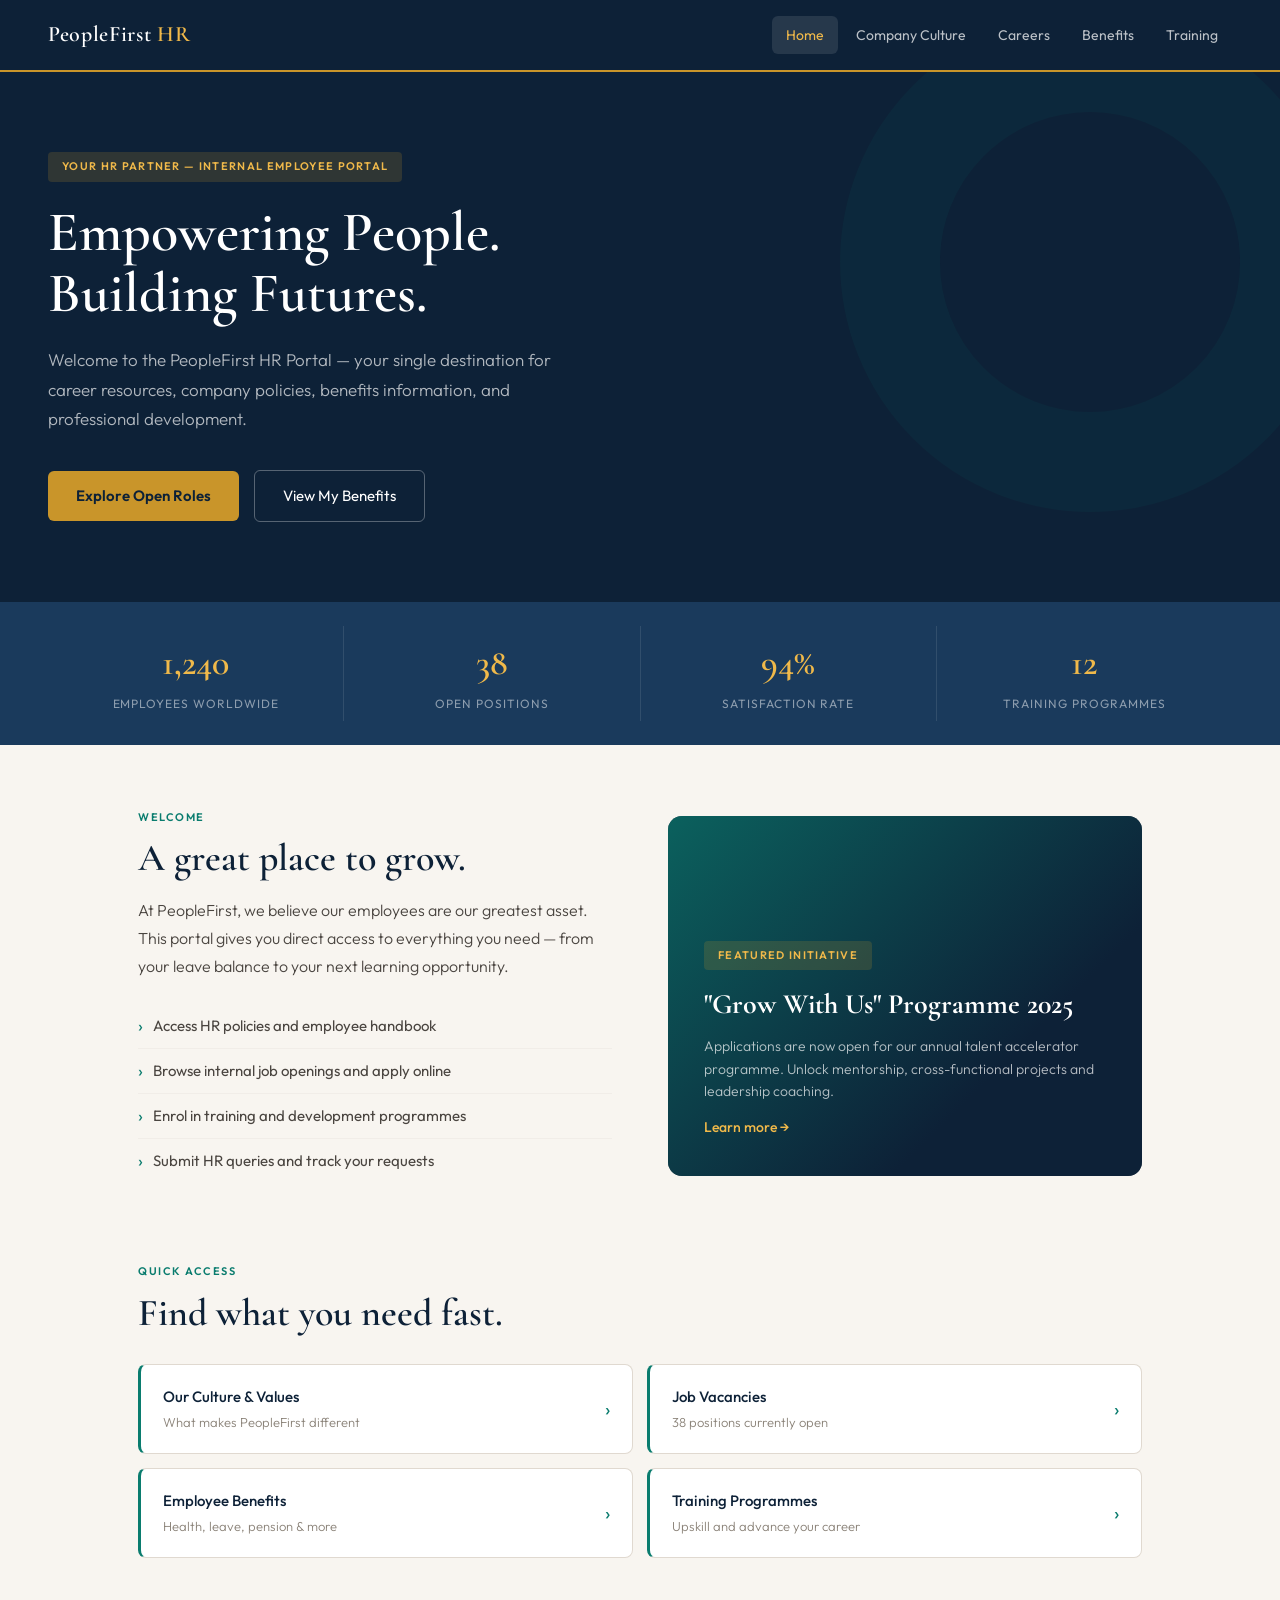
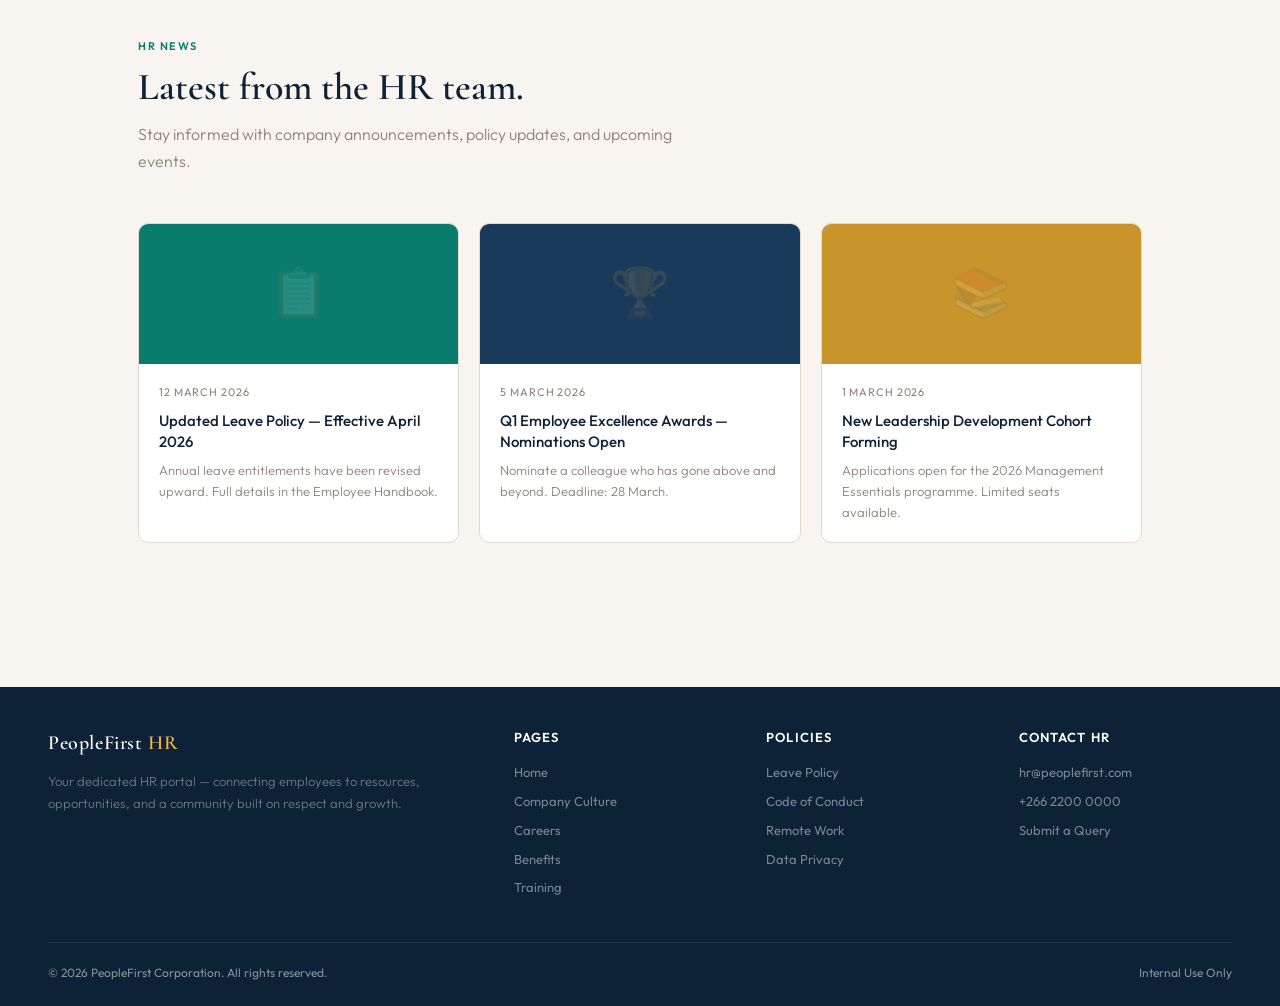
<file: index.html>
<!DOCTYPE html>
<html lang="en">
<head>
  <meta charset="UTF-8">
  <meta name="viewport" content="width=device-width, initial-scale=1.0">
  <title>PeopleFirst HR Portal — Home</title>
  <link rel="stylesheet" href="style.css">
  <style>
    .stats-strip {
      background: var(--navy-mid);
      display: flex;
      padding: 24px 48px;
    }
    .stat { flex: 1; text-align: center; border-right: 0.5px solid rgba(255,255,255,0.1); padding: 8px; }
    .stat:last-child { border-right: none; }
    .stat-num { font-family: 'Cormorant Garamond', serif; font-size: 36px; font-weight: 600; color: var(--gold-light); }
    .stat-label { font-size: 12px; color: rgba(255,255,255,0.5); text-transform: uppercase; letter-spacing: 0.08em; margin-top: 2px; }

    .welcome-grid { display: grid; grid-template-columns: 1fr 1fr; gap: 56px; align-items: center; margin-bottom: 80px; }
    .welcome-visual {
      background: var(--navy);
      border-radius: 14px;
      overflow: hidden;
      position: relative;
      min-height: 360px;
      display: flex; flex-direction: column; justify-content: flex-end;
      padding: 36px;
    }
    .welcome-visual::before {
      content: '';
      position: absolute; inset: 0;
      background: linear-gradient(135deg, var(--teal) 0%, var(--navy) 70%);
      opacity: 0.7;
    }
    .welcome-visual-content { position: relative; z-index: 1; color: white; }
    .welcome-visual-content h3 { font-family: 'Cormorant Garamond', serif; font-size: 28px; margin-bottom: 8px; }
    .welcome-visual-content p { font-size: 14px; color: rgba(255,255,255,0.7); font-weight: 300; }

    .quick-links { display: grid; grid-template-columns: repeat(2, 1fr); gap: 14px; margin-bottom: 80px; }
    .quick-link {
      background: var(--white);
      border: 0.5px solid var(--gray-200);
      border-left: 3px solid var(--teal);
      border-radius: 8px;
      padding: 20px 22px;
      text-decoration: none;
      display: flex; align-items: center; justify-content: space-between;
      transition: all 0.2s;
    }
    .quick-link:hover { background: #f0faf8; border-left-color: var(--teal-light); }
    .quick-link-text h4 { font-size: 15px; font-weight: 500; color: var(--navy); margin-bottom: 3px; }
    .quick-link-text p { font-size: 13px; color: var(--gray-500); font-weight: 300; }
    .quick-link-arrow { color: var(--teal); font-size: 20px; }

    .news-grid { display: grid; grid-template-columns: repeat(3, 1fr); gap: 20px; }
    .news-card { background: var(--white); border-radius: var(--radius); border: 0.5px solid var(--gray-200); overflow: hidden; }
    .news-card-img { height: 140px; background: var(--navy); display: flex; align-items: center; justify-content: center; position: relative; }
    .news-card-img span { font-family: 'Cormorant Garamond', serif; font-size: 48px; color: rgba(255,255,255,0.12); }
    .news-card-body { padding: 20px; }
    .news-date { font-size: 11px; color: var(--gray-500); text-transform: uppercase; letter-spacing: 0.08em; margin-bottom: 8px; }
    .news-card-body h4 { font-size: 15px; font-weight: 500; color: var(--navy); margin-bottom: 8px; line-height: 1.4; }
    .news-card-body p { font-size: 13px; color: var(--gray-500); font-weight: 300; line-height: 1.6; }

    @media(max-width:768px){
      .stats-strip { padding: 20px; flex-wrap: wrap; }
      .welcome-grid { grid-template-columns: 1fr; }
      .quick-links { grid-template-columns: 1fr; }
      .news-grid { grid-template-columns: 1fr; }
    }
  </style>
</head>
<body>

<header>
  <a href="index.html" class="logo">PeopleFirst <span>HR</span></a>
  <nav>
    <a href="index.html" class="active">Home</a>
    <a href="culture.html">Company Culture</a>
    <a href="recruitment.html">Careers</a>
    <a href="benefits.html">Benefits</a>
    <a href="training.html">Training</a>
  </nav>
</header>

<div class="hero">
  <div class="hero-tag">Your HR Partner — Internal Employee Portal</div>
  <h1>Empowering People.<br>Building Futures.</h1>
  <p>Welcome to the PeopleFirst HR Portal — your single destination for career resources, company policies, benefits information, and professional development.</p>
  <a href="recruitment.html" class="btn-gold">Explore Open Roles</a>
  <a href="benefits.html" class="btn-outline">View My Benefits</a>
</div>

<div class="stats-strip">
  <div class="stat"><div class="stat-num">1,240</div><div class="stat-label">Employees Worldwide</div></div>
  <div class="stat"><div class="stat-num">38</div><div class="stat-label">Open Positions</div></div>
  <div class="stat"><div class="stat-num">94%</div><div class="stat-label">Satisfaction Rate</div></div>
  <div class="stat"><div class="stat-num">12</div><div class="stat-label">Training Programmes</div></div>
</div>

<main>

  <!-- Welcome Section -->
  <div class="welcome-grid">
    <div>
      <div class="section-label">Welcome</div>
      <div class="section-title">A great place to grow.</div>
      <p style="font-size:16px; color:var(--gray-700); font-weight:300; line-height:1.75; margin-bottom:24px;">At PeopleFirst, we believe our employees are our greatest asset. This portal gives you direct access to everything you need — from your leave balance to your next learning opportunity.</p>
      <ul class="styled">
        <li>Access HR policies and employee handbook</li>
        <li>Browse internal job openings and apply online</li>
        <li>Enrol in training and development programmes</li>
        <li>Submit HR queries and track your requests</li>
      </ul>
    </div>
    <div class="welcome-visual">
      <div class="welcome-visual-content">
        <div class="hero-tag" style="margin-bottom:12px;">Featured Initiative</div>
        <h3>"Grow With Us" Programme 2025</h3>
        <p>Applications are now open for our annual talent accelerator programme. Unlock mentorship, cross-functional projects and leadership coaching.</p>
        <a href="training.html" style="color:var(--gold-light); font-size:14px; font-weight:500; text-decoration:none; display:inline-block; margin-top:14px;">Learn more →</a>
      </div>
    </div>
  </div>

  <!-- Quick Access Links -->
  <div class="section-label">Quick Access</div>
  <div class="section-title" style="margin-bottom:28px;">Find what you need fast.</div>
  <div class="quick-links">
    <a href="culture.html" class="quick-link">
      <div class="quick-link-text"><h4>Our Culture & Values</h4><p>What makes PeopleFirst different</p></div>
      <span class="quick-link-arrow">›</span>
    </a>
    <a href="recruitment.html" class="quick-link">
      <div class="quick-link-text"><h4>Job Vacancies</h4><p>38 positions currently open</p></div>
      <span class="quick-link-arrow">›</span>
    </a>
    <a href="benefits.html" class="quick-link">
      <div class="quick-link-text"><h4>Employee Benefits</h4><p>Health, leave, pension & more</p></div>
      <span class="quick-link-arrow">›</span>
    </a>
    <a href="training.html" class="quick-link">
      <div class="quick-link-text"><h4>Training Programmes</h4><p>Upskill and advance your career</p></div>
      <span class="quick-link-arrow">›</span>
    </a>
  </div>

  <!-- Latest News -->
  <div class="section-label">HR News</div>
  <div class="section-title" style="margin-bottom:10px;">Latest from the HR team.</div>
  <p class="section-sub">Stay informed with company announcements, policy updates, and upcoming events.</p>
  <div class="news-grid">
    <div class="news-card">
      <div class="news-card-img" style="background:var(--teal);"><span>📋</span></div>
      <div class="news-card-body">
        <div class="news-date">12 March 2026</div>
        <h4>Updated Leave Policy — Effective April 2026</h4>
        <p>Annual leave entitlements have been revised upward. Full details in the Employee Handbook.</p>
      </div>
    </div>
    <div class="news-card">
      <div class="news-card-img" style="background:var(--navy-mid);"><span>🏆</span></div>
      <div class="news-card-body">
        <div class="news-date">5 March 2026</div>
        <h4>Q1 Employee Excellence Awards — Nominations Open</h4>
        <p>Nominate a colleague who has gone above and beyond. Deadline: 28 March.</p>
      </div>
    </div>
    <div class="news-card">
      <div class="news-card-img" style="background:var(--gold);"><span>📚</span></div>
      <div class="news-card-body">
        <div class="news-date">1 March 2026</div>
        <h4>New Leadership Development Cohort Forming</h4>
        <p>Applications open for the 2026 Management Essentials programme. Limited seats available.</p>
      </div>
    </div>
  </div>

</main>

<footer>
  <div class="footer-grid">
    <div class="footer-brand">
      <a href="index.html" class="logo">PeopleFirst <span>HR</span></a>
      <p>Your dedicated HR portal — connecting employees to resources, opportunities, and a community built on respect and growth.</p>
    </div>
    <div class="footer-col">
      <h4>Pages</h4>
      <a href="index.html">Home</a>
      <a href="culture.html">Company Culture</a>
      <a href="recruitment.html">Careers</a>
      <a href="benefits.html">Benefits</a>
      <a href="training.html">Training</a>
    </div>
    <div class="footer-col">
      <h4>Policies</h4>
      <a href="#leave-policy">Leave Policy</a>
      <a href="#code-of-conduct">Code of Conduct</a>
      <a href="#remote-work">Remote Work</a>
      <a href="#data-privacy">Data Privacy</a>
    </div>
    <div class="footer-col">
      <h4>Contact HR</h4>
      <a href="mailto:hr@peoplefirst.com">hr@peoplefirst.com</a>
      <a href="tel:+26622000000">+266 2200 0000</a>
      <a href="#">Submit a Query</a>
    </div>
  </div>
  <div class="footer-bottom">
    <span>© 2026 PeopleFirst Corporation. All rights reserved.</span>
    <span>Internal Use Only</span>
  </div>
</footer>

</body>
</html>
</file>
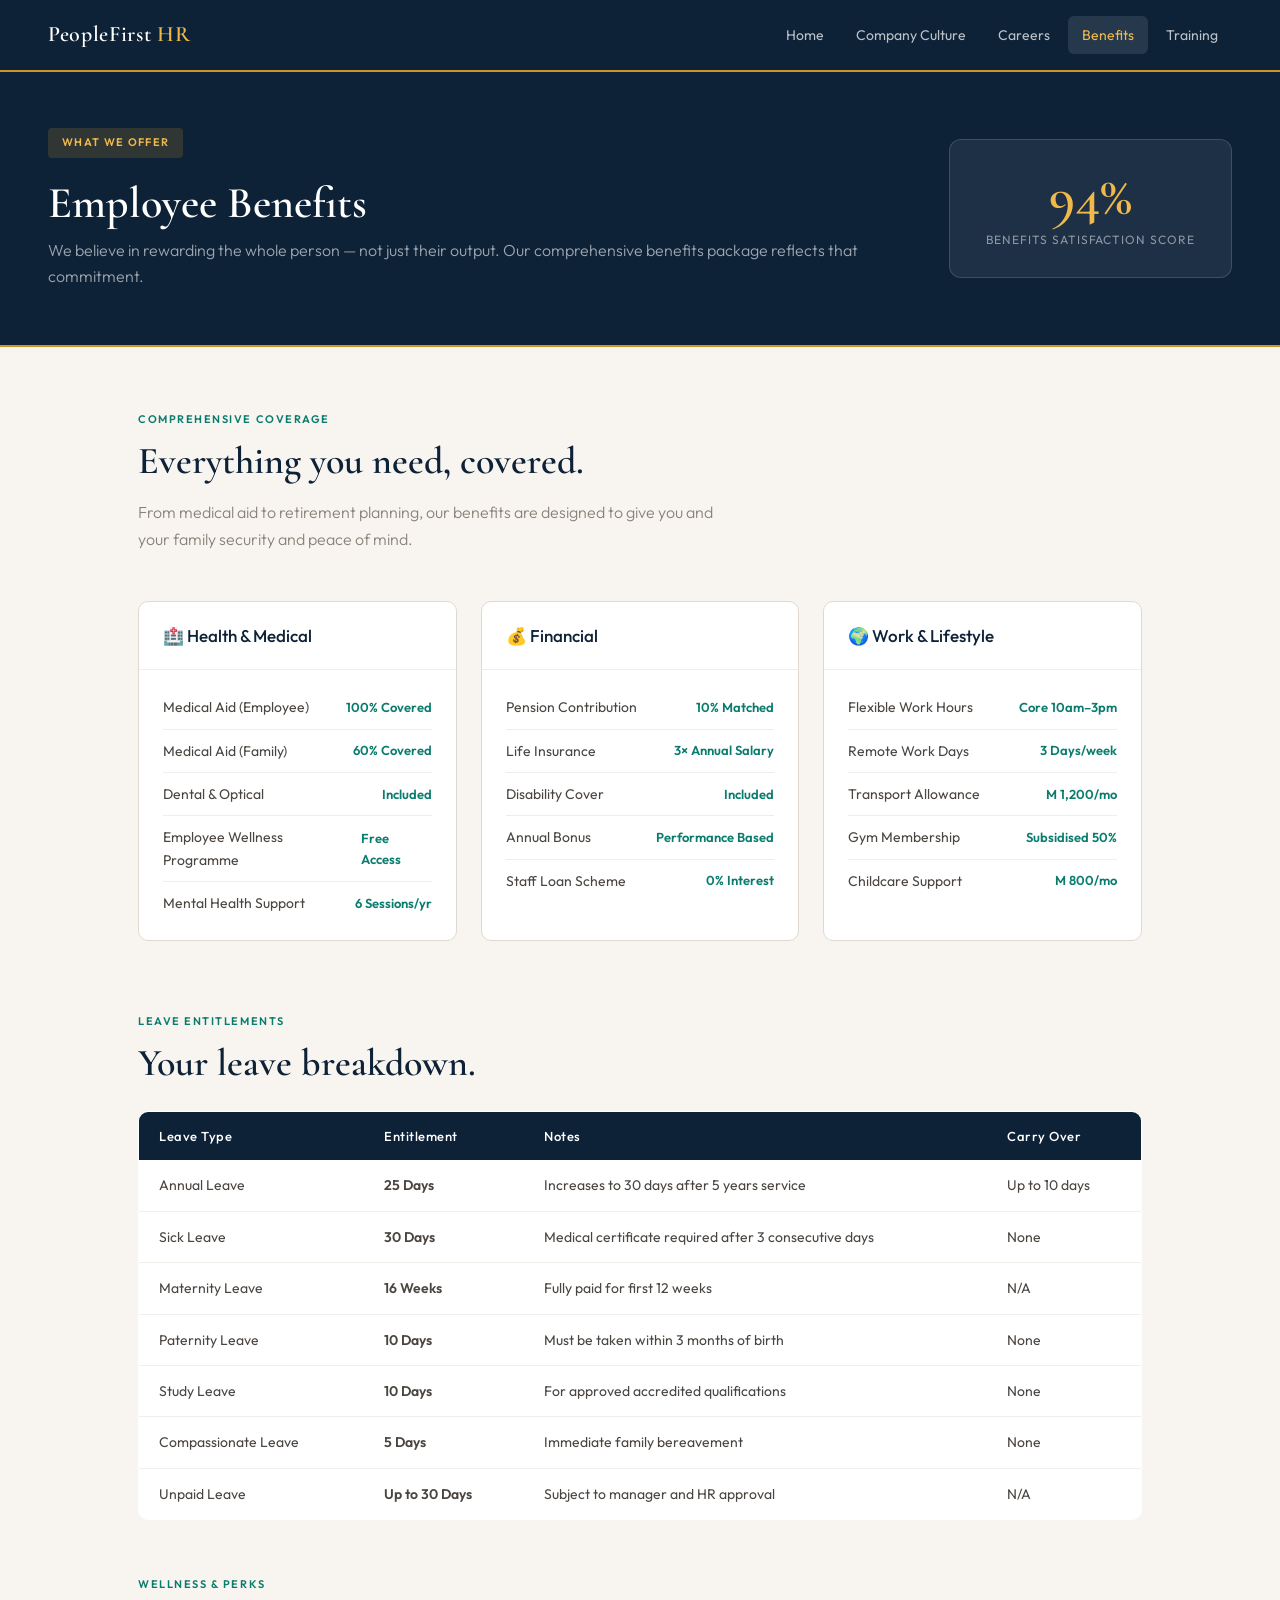
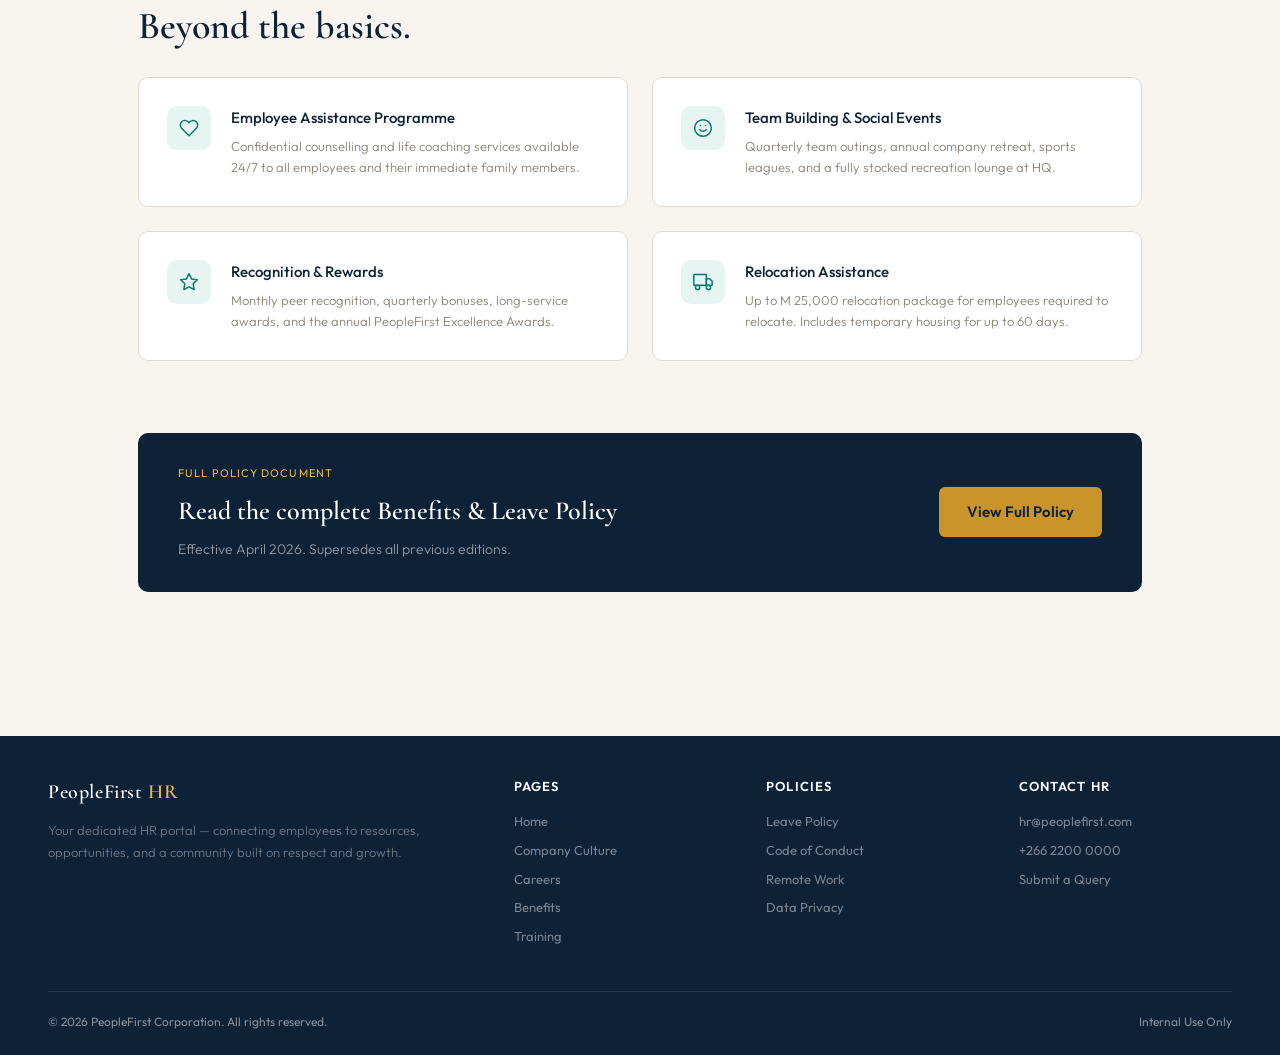
<file: benefits.html>
<!DOCTYPE html>
<html lang="en">
<head>
  <meta charset="UTF-8">
  <meta name="viewport" content="width=device-width, initial-scale=1.0">
  <title>PeopleFirst HR Portal — Employee Benefits</title>
  <link rel="stylesheet" href="style.css">
  <style>
    .benefits-hero {
      background: var(--navy);
      padding: 56px 48px;
      border-bottom: 2px solid var(--gold);
      display: grid;
      grid-template-columns: 1fr auto;
      align-items: center;
      gap: 40px;
    }
    .benefits-hero h1 { font-family: 'Cormorant Garamond', serif; font-size: 44px; font-weight: 600; color: white; line-height: 1.15; margin-bottom: 10px; }
    .benefits-hero p { color: rgba(255,255,255,0.6); font-weight: 300; }
    .benefits-score { background: rgba(255,255,255,0.07); border: 0.5px solid rgba(255,255,255,0.15); border-radius: 12px; padding: 28px 36px; text-align: center; }
    .benefits-score-num { font-family: 'Cormorant Garamond', serif; font-size: 56px; font-weight: 600; color: var(--gold-light); line-height: 1; }
    .benefits-score-label { font-size: 12px; color: rgba(255,255,255,0.5); text-transform: uppercase; letter-spacing: 0.08em; margin-top: 6px; }

    .benefits-categories { display: grid; grid-template-columns: repeat(3, 1fr); gap: 24px; margin-bottom: 72px; }
    .benefit-cat { background: var(--white); border-radius: var(--radius); border: 0.5px solid var(--gray-200); overflow: hidden; }
    .benefit-cat-header { padding: 20px 24px; border-bottom: 0.5px solid var(--gray-100); }
    .benefit-cat-header h3 { font-size: 17px; font-weight: 500; color: var(--navy); display: flex; align-items: center; gap: 10px; }
    .benefit-cat-body { padding: 16px 24px; }
    .benefit-item { display: flex; justify-content: space-between; align-items: center; padding: 10px 0; border-bottom: 0.5px solid var(--gray-100); font-size: 14px; }
    .benefit-item:last-child { border-bottom: none; }
    .benefit-item-name { color: var(--gray-700); font-weight: 400; }
    .benefit-item-value { color: var(--teal); font-weight: 600; font-size: 13px; }

    .leave-table { width: 100%; border-collapse: collapse; margin-bottom: 56px; background: var(--white); border-radius: var(--radius); overflow: hidden; border: 0.5px solid var(--gray-200); }
    .leave-table th { background: var(--navy); color: white; padding: 14px 20px; font-size: 13px; font-weight: 500; text-align: left; letter-spacing: 0.04em; }
    .leave-table td { padding: 14px 20px; font-size: 14px; border-bottom: 0.5px solid var(--gray-100); color: var(--gray-700); }
    .leave-table tr:last-child td { border-bottom: none; }
    .leave-table tr:hover td { background: #f8fffe; }
    .leave-days { font-weight: 600; color: var(--teal); }

    .wellness-grid { display: grid; grid-template-columns: repeat(2, 1fr); gap: 24px; margin-bottom: 72px; }
    .wellness-card { background: var(--white); border-radius: var(--radius); border: 0.5px solid var(--gray-200); padding: 28px; display: flex; gap: 20px; }
    .wellness-icon { width: 44px; height: 44px; border-radius: 10px; background: #e6f4f2; display: flex; align-items: center; justify-content: center; flex-shrink: 0; }
    .wellness-icon svg { width: 20px; height: 20px; stroke: var(--teal); fill: none; stroke-width: 1.8; stroke-linecap: round; stroke-linejoin: round; }
    .wellness-card h4 { font-size: 15px; font-weight: 500; color: var(--navy); margin-bottom: 6px; }
    .wellness-card p { font-size: 13px; color: var(--gray-500); font-weight: 300; line-height: 1.6; }

    @media(max-width:768px){
      .benefits-hero { grid-template-columns: 1fr; }
      .benefits-categories, .wellness-grid { grid-template-columns: 1fr; }
    }
  </style>
</head>
<body>

<header>
  <a href="index.html" class="logo">PeopleFirst <span>HR</span></a>
  <nav>
    <a href="index.html">Home</a>
    <a href="culture.html">Company Culture</a>
    <a href="recruitment.html">Careers</a>
    <a href="benefits.html" class="active">Benefits</a>
    <a href="training.html">Training</a>
  </nav>
</header>

<div class="benefits-hero">
  <div>
    <div class="hero-tag">What We Offer</div>
    <h1>Employee Benefits</h1>
    <p>We believe in rewarding the whole person — not just their output. Our comprehensive benefits package reflects that commitment.</p>
  </div>
  <div class="benefits-score">
    <div class="benefits-score-num">94%</div>
    <div class="benefits-score-label">Benefits Satisfaction Score</div>
  </div>
</div>

<main>

  <!-- Benefits Overview -->
  <div class="section-label">Comprehensive Coverage</div>
  <div class="section-title">Everything you need, covered.</div>
  <p class="section-sub">From medical aid to retirement planning, our benefits are designed to give you and your family security and peace of mind.</p>

  <div class="benefits-categories">
    <div class="benefit-cat">
      <div class="benefit-cat-header">
        <h3>🏥 Health & Medical</h3>
      </div>
      <div class="benefit-cat-body">
        <div class="benefit-item"><span class="benefit-item-name">Medical Aid (Employee)</span><span class="benefit-item-value">100% Covered</span></div>
        <div class="benefit-item"><span class="benefit-item-name">Medical Aid (Family)</span><span class="benefit-item-value">60% Covered</span></div>
        <div class="benefit-item"><span class="benefit-item-name">Dental & Optical</span><span class="benefit-item-value">Included</span></div>
        <div class="benefit-item"><span class="benefit-item-name">Employee Wellness Programme</span><span class="benefit-item-value">Free Access</span></div>
        <div class="benefit-item"><span class="benefit-item-name">Mental Health Support</span><span class="benefit-item-value">6 Sessions/yr</span></div>
      </div>
    </div>
    <div class="benefit-cat">
      <div class="benefit-cat-header">
        <h3>💰 Financial</h3>
      </div>
      <div class="benefit-cat-body">
        <div class="benefit-item"><span class="benefit-item-name">Pension Contribution</span><span class="benefit-item-value">10% Matched</span></div>
        <div class="benefit-item"><span class="benefit-item-name">Life Insurance</span><span class="benefit-item-value">3× Annual Salary</span></div>
        <div class="benefit-item"><span class="benefit-item-name">Disability Cover</span><span class="benefit-item-value">Included</span></div>
        <div class="benefit-item"><span class="benefit-item-name">Annual Bonus</span><span class="benefit-item-value">Performance Based</span></div>
        <div class="benefit-item"><span class="benefit-item-name">Staff Loan Scheme</span><span class="benefit-item-value">0% Interest</span></div>
      </div>
    </div>
    <div class="benefit-cat">
      <div class="benefit-cat-header">
        <h3>🌍 Work & Lifestyle</h3>
      </div>
      <div class="benefit-cat-body">
        <div class="benefit-item"><span class="benefit-item-name">Flexible Work Hours</span><span class="benefit-item-value">Core 10am–3pm</span></div>
        <div class="benefit-item"><span class="benefit-item-name">Remote Work Days</span><span class="benefit-item-value">3 Days/week</span></div>
        <div class="benefit-item"><span class="benefit-item-name">Transport Allowance</span><span class="benefit-item-value">M 1,200/mo</span></div>
        <div class="benefit-item"><span class="benefit-item-name">Gym Membership</span><span class="benefit-item-value">Subsidised 50%</span></div>
        <div class="benefit-item"><span class="benefit-item-name">Childcare Support</span><span class="benefit-item-value">M 800/mo</span></div>
      </div>
    </div>
  </div>

  <!-- Leave Entitlements -->
  <div class="section-label">Leave Entitlements</div>
  <div class="section-title" style="margin-bottom:24px;">Your leave breakdown.</div>
  <table class="leave-table">
    <thead>
      <tr>
        <th>Leave Type</th>
        <th>Entitlement</th>
        <th>Notes</th>
        <th>Carry Over</th>
      </tr>
    </thead>
    <tbody>
      <tr>
        <td>Annual Leave</td>
        <td class="leave-days">25 Days</td>
        <td>Increases to 30 days after 5 years service</td>
        <td>Up to 10 days</td>
      </tr>
      <tr>
        <td>Sick Leave</td>
        <td class="leave-days">30 Days</td>
        <td>Medical certificate required after 3 consecutive days</td>
        <td>None</td>
      </tr>
      <tr>
        <td>Maternity Leave</td>
        <td class="leave-days">16 Weeks</td>
        <td>Fully paid for first 12 weeks</td>
        <td>N/A</td>
      </tr>
      <tr>
        <td>Paternity Leave</td>
        <td class="leave-days">10 Days</td>
        <td>Must be taken within 3 months of birth</td>
        <td>None</td>
      </tr>
      <tr>
        <td>Study Leave</td>
        <td class="leave-days">10 Days</td>
        <td>For approved accredited qualifications</td>
        <td>None</td>
      </tr>
      <tr>
        <td>Compassionate Leave</td>
        <td class="leave-days">5 Days</td>
        <td>Immediate family bereavement</td>
        <td>None</td>
      </tr>
      <tr>
        <td>Unpaid Leave</td>
        <td class="leave-days">Up to 30 Days</td>
        <td>Subject to manager and HR approval</td>
        <td>N/A</td>
      </tr>
    </tbody>
  </table>

  <!-- Wellness & Extra Perks -->
  <div class="section-label">Wellness & Perks</div>
  <div class="section-title" style="margin-bottom:28px;">Beyond the basics.</div>
  <div class="wellness-grid">
    <div class="wellness-card">
      <div class="wellness-icon"><svg viewBox="0 0 24 24"><path d="M20.84 4.61a5.5 5.5 0 0 0-7.78 0L12 5.67l-1.06-1.06a5.5 5.5 0 0 0-7.78 7.78l1.06 1.06L12 21.23l7.78-7.78 1.06-1.06a5.5 5.5 0 0 0 0-7.78z"/></svg></div>
      <div>
        <h4>Employee Assistance Programme</h4>
        <p>Confidential counselling and life coaching services available 24/7 to all employees and their immediate family members.</p>
      </div>
    </div>
    <div class="wellness-card">
      <div class="wellness-icon"><svg viewBox="0 0 24 24"><circle cx="12" cy="12" r="10"/><path d="M8 14s1.5 2 4 2 4-2 4-2"/><line x1="9" y1="9" x2="9.01" y2="9"/><line x1="15" y1="9" x2="15.01" y2="9"/></svg></div>
      <div>
        <h4>Team Building & Social Events</h4>
        <p>Quarterly team outings, annual company retreat, sports leagues, and a fully stocked recreation lounge at HQ.</p>
      </div>
    </div>
    <div class="wellness-card">
      <div class="wellness-icon"><svg viewBox="0 0 24 24"><path d="M12 2l3.09 6.26L22 9.27l-5 4.87 1.18 6.88L12 17.77l-6.18 3.25L7 14.14 2 9.27l6.91-1.01L12 2z"/></svg></div>
      <div>
        <h4>Recognition & Rewards</h4>
        <p>Monthly peer recognition, quarterly bonuses, long-service awards, and the annual PeopleFirst Excellence Awards.</p>
      </div>
    </div>
    <div class="wellness-card">
      <div class="wellness-icon"><svg viewBox="0 0 24 24"><rect x="1" y="3" width="15" height="13"/><polygon points="16 8 20 8 23 11 23 16 16 16 16 8"/><circle cx="5.5" cy="18.5" r="2.5"/><circle cx="18.5" cy="18.5" r="2.5"/></svg></div>
      <div>
        <h4>Relocation Assistance</h4>
        <p>Up to M 25,000 relocation package for employees required to relocate. Includes temporary housing for up to 60 days.</p>
      </div>
    </div>
  </div>

  <!-- Leave Policy Link -->
  <div class="card" style="background:var(--navy); color:white; border:none; display:flex; justify-content:space-between; align-items:center; padding:32px 40px; flex-wrap:wrap; gap:20px;">
    <div>
      <div style="font-size:11px; letter-spacing:0.1em; text-transform:uppercase; color:var(--gold-light); margin-bottom:8px;">Full Policy Document</div>
      <h3 style="font-family:'Cormorant Garamond',serif; font-size:26px; font-weight:600; color:white;">Read the complete Benefits & Leave Policy</h3>
      <p style="font-size:14px; color:rgba(255,255,255,0.55); font-weight:300; margin-top:6px;">Effective April 2026. Supersedes all previous editions.</p>
    </div>
    <a href="#leave-policy" id="leave-policy" class="btn-gold">View Full Policy</a>
  </div>

</main>

<footer>
  <div class="footer-grid">
    <div class="footer-brand">
      <a href="index.html" class="logo">PeopleFirst <span>HR</span></a>
      <p>Your dedicated HR portal — connecting employees to resources, opportunities, and a community built on respect and growth.</p>
    </div>
    <div class="footer-col">
      <h4>Pages</h4>
      <a href="index.html">Home</a>
      <a href="culture.html">Company Culture</a>
      <a href="recruitment.html">Careers</a>
      <a href="benefits.html">Benefits</a>
      <a href="training.html">Training</a>
    </div>
    <div class="footer-col">
      <h4>Policies</h4>
      <a href="#leave-policy">Leave Policy</a>
      <a href="#code-of-conduct">Code of Conduct</a>
      <a href="#remote-work">Remote Work</a>
      <a href="#data-privacy">Data Privacy</a>
    </div>
    <div class="footer-col">
      <h4>Contact HR</h4>
      <a href="mailto:hr@peoplefirst.com">hr@peoplefirst.com</a>
      <a href="tel:+26622000000">+266 2200 0000</a>
      <a href="#">Submit a Query</a>
    </div>
  </div>
  <div class="footer-bottom">
    <span>© 2026 PeopleFirst Corporation. All rights reserved.</span>
    <span>Internal Use Only</span>
  </div>
</footer>

</body>
</html>
</file>
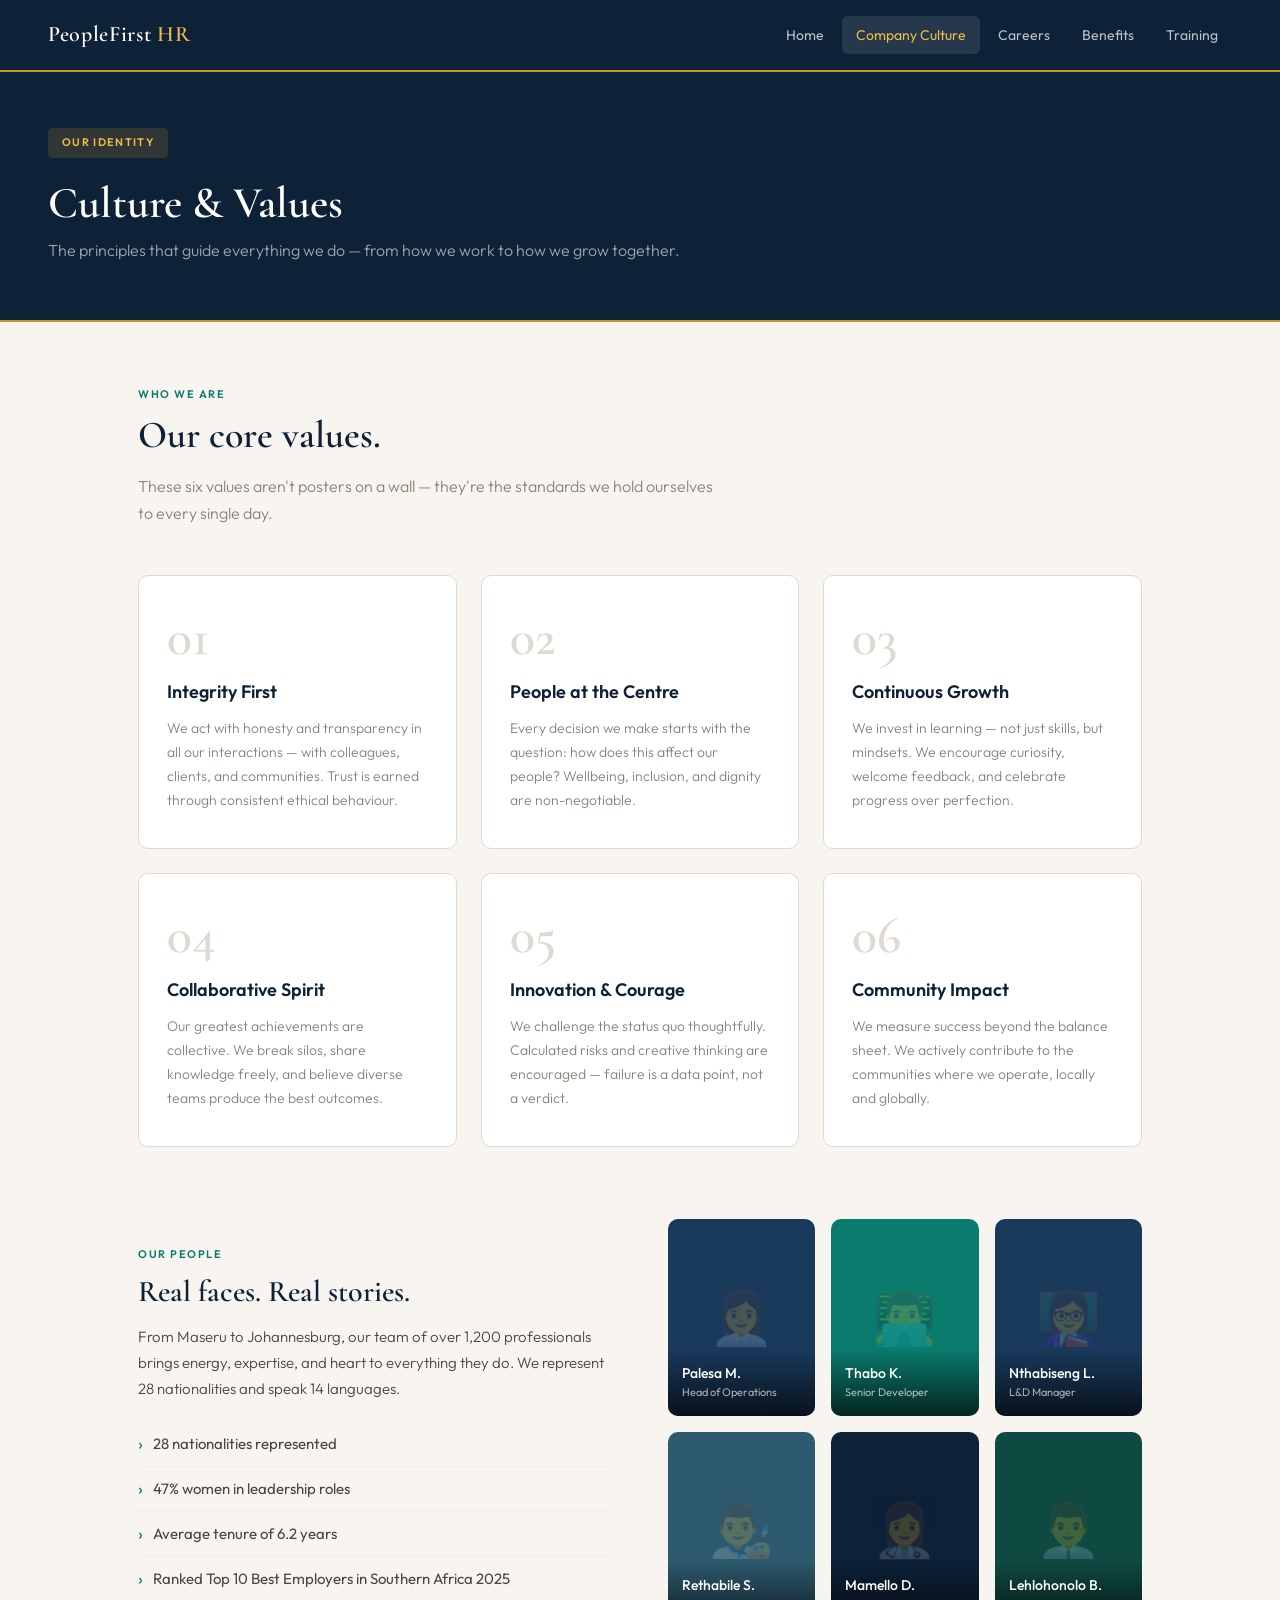
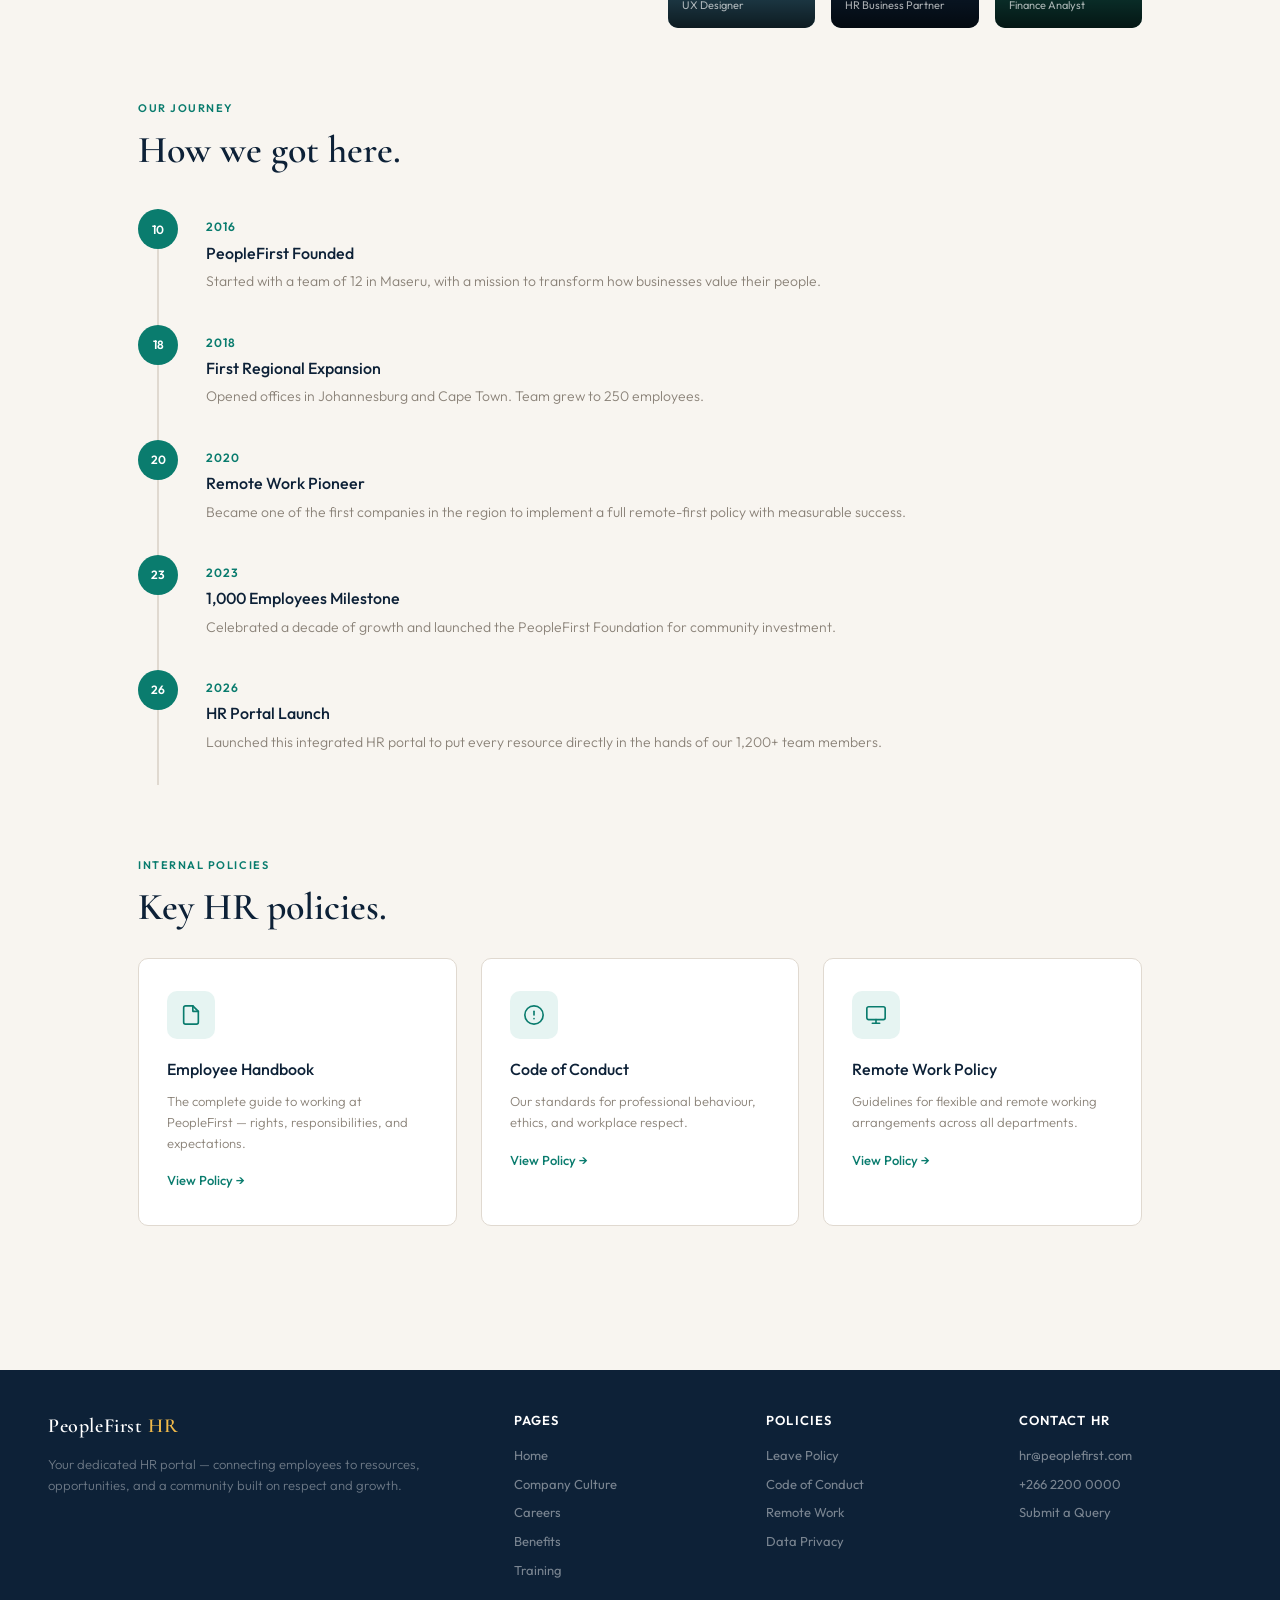
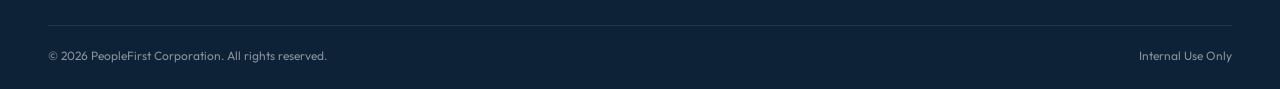
<file: culture.html>
<!DOCTYPE html>
<html lang="en">
<head>
  <meta charset="UTF-8">
  <meta name="viewport" content="width=device-width, initial-scale=1.0">
  <title>PeopleFirst HR Portal — Company Culture</title>
  <link rel="stylesheet" href="style.css">
  <style>
    .values-grid { display: grid; grid-template-columns: repeat(3, 1fr); gap: 24px; margin-bottom: 72px; }
    .value-card { background: var(--white); border-radius: var(--radius); border: 0.5px solid var(--gray-200); padding: 36px 28px; }
    .value-num { font-family: 'Cormorant Garamond', serif; font-size: 52px; font-weight: 600; color: var(--gray-200); line-height: 1; margin-bottom: 14px; }
    .value-card h3 { font-size: 18px; font-weight: 600; color: var(--navy); margin-bottom: 10px; }
    .value-card p { font-size: 14px; color: var(--gray-500); line-height: 1.7; font-weight: 300; }

    .culture-split { display: grid; grid-template-columns: 1fr 1fr; gap: 56px; align-items: center; margin-bottom: 72px; }
    .staff-grid { display: grid; grid-template-columns: repeat(3, 1fr); gap: 16px; }
    .staff-photo {
      border-radius: 10px;
      overflow: hidden;
      background: var(--navy-mid);
      aspect-ratio: 3/4;
      display: flex; flex-direction: column; justify-content: flex-end;
      position: relative;
    }
    .staff-photo-bg { position: absolute; inset: 0; display: flex; align-items: center; justify-content: center; }
    .staff-photo-bg span { font-size: 52px; opacity: 0.2; }
    .staff-photo-info { padding: 14px; background: linear-gradient(transparent, rgba(0,0,0,0.7)); position: relative; z-index: 1; }
    .staff-photo-info h5 { color: white; font-size: 14px; font-weight: 500; }
    .staff-photo-info p { color: rgba(255,255,255,0.65); font-size: 11px; }
    .staff-photo:nth-child(2) { background: var(--teal); }
    .staff-photo:nth-child(3) { background: #1a3a5c; }
    .staff-photo:nth-child(4) { background: #2d5a6e; }
    .staff-photo:nth-child(5) { background: var(--navy); }
    .staff-photo:nth-child(6) { background: #0f4a42; }

    .milestones { display: flex; flex-direction: column; gap: 0; position: relative; margin-bottom: 72px; }
    .milestones::before { content: ''; position: absolute; left: 19px; top: 0; bottom: 0; width: 2px; background: var(--gray-200); }
    .milestone { display: flex; gap: 28px; padding-bottom: 32px; }
    .milestone-dot { width: 40px; height: 40px; border-radius: 50%; background: var(--teal); flex-shrink: 0; display: flex; align-items: center; justify-content: center; color: white; font-size: 12px; font-weight: 600; position: relative; z-index: 1; }
    .milestone-content { padding-top: 8px; }
    .milestone-year { font-size: 12px; font-weight: 600; color: var(--teal); text-transform: uppercase; letter-spacing: 0.08em; margin-bottom: 4px; }
    .milestone-content h4 { font-size: 16px; font-weight: 500; color: var(--navy); margin-bottom: 4px; }
    .milestone-content p { font-size: 14px; color: var(--gray-500); font-weight: 300; }

    @media(max-width:768px){
      .values-grid, .culture-split, .staff-grid { grid-template-columns: 1fr; }
    }
  </style>
</head>
<body>

<header>
  <a href="index.html" class="logo">PeopleFirst <span>HR</span></a>
  <nav>
    <a href="index.html">Home</a>
    <a href="culture.html" class="active">Company Culture</a>
    <a href="recruitment.html">Careers</a>
    <a href="benefits.html">Benefits</a>
    <a href="training.html">Training</a>
  </nav>
</header>

<div class="page-banner">
  <div class="hero-tag">Our Identity</div>
  <h1>Culture & Values</h1>
  <p>The principles that guide everything we do — from how we work to how we grow together.</p>
</div>

<main>

  <!-- Core Values -->
  <div class="section-label">Who We Are</div>
  <div class="section-title">Our core values.</div>
  <p class="section-sub">These six values aren't posters on a wall — they're the standards we hold ourselves to every single day.</p>

  <div class="values-grid">
    <div class="value-card">
      <div class="value-num">01</div>
      <h3>Integrity First</h3>
      <p>We act with honesty and transparency in all our interactions — with colleagues, clients, and communities. Trust is earned through consistent ethical behaviour.</p>
    </div>
    <div class="value-card">
      <div class="value-num">02</div>
      <h3>People at the Centre</h3>
      <p>Every decision we make starts with the question: how does this affect our people? Wellbeing, inclusion, and dignity are non-negotiable.</p>
    </div>
    <div class="value-card">
      <div class="value-num">03</div>
      <h3>Continuous Growth</h3>
      <p>We invest in learning — not just skills, but mindsets. We encourage curiosity, welcome feedback, and celebrate progress over perfection.</p>
    </div>
    <div class="value-card">
      <div class="value-num">04</div>
      <h3>Collaborative Spirit</h3>
      <p>Our greatest achievements are collective. We break silos, share knowledge freely, and believe diverse teams produce the best outcomes.</p>
    </div>
    <div class="value-card">
      <div class="value-num">05</div>
      <h3>Innovation & Courage</h3>
      <p>We challenge the status quo thoughtfully. Calculated risks and creative thinking are encouraged — failure is a data point, not a verdict.</p>
    </div>
    <div class="value-card">
      <div class="value-num">06</div>
      <h3>Community Impact</h3>
      <p>We measure success beyond the balance sheet. We actively contribute to the communities where we operate, locally and globally.</p>
    </div>
  </div>

  <!-- Staff Section -->
  <div class="culture-split">
    <div>
      <div class="section-label">Our People</div>
      <div class="section-title" style="font-size:30px;">Real faces. Real stories.</div>
      <p style="font-size:15px; color:var(--gray-700); font-weight:300; line-height:1.75; margin-bottom:20px;">From Maseru to Johannesburg, our team of over 1,200 professionals brings energy, expertise, and heart to everything they do. We represent 28 nationalities and speak 14 languages.</p>
      <ul class="styled">
        <li>28 nationalities represented</li>
        <li>47% women in leadership roles</li>
        <li>Average tenure of 6.2 years</li>
        <li>Ranked Top 10 Best Employers in Southern Africa 2025</li>
      </ul>
    </div>
    <div class="staff-grid">
      <div class="staff-photo">
        <div class="staff-photo-bg"><span>👩‍💼</span></div>
        <div class="staff-photo-info"><h5>Palesa M.</h5><p>Head of Operations</p></div>
      </div>
      <div class="staff-photo">
        <div class="staff-photo-bg"><span>👨‍💻</span></div>
        <div class="staff-photo-info"><h5>Thabo K.</h5><p>Senior Developer</p></div>
      </div>
      <div class="staff-photo">
        <div class="staff-photo-bg"><span>👩‍🏫</span></div>
        <div class="staff-photo-info"><h5>Nthabiseng L.</h5><p>L&D Manager</p></div>
      </div>
      <div class="staff-photo">
        <div class="staff-photo-bg"><span>👨‍🎨</span></div>
        <div class="staff-photo-info"><h5>Rethabile S.</h5><p>UX Designer</p></div>
      </div>
      <div class="staff-photo">
        <div class="staff-photo-bg"><span>👩‍⚕️</span></div>
        <div class="staff-photo-info"><h5>Mamello D.</h5><p>HR Business Partner</p></div>
      </div>
      <div class="staff-photo">
        <div class="staff-photo-bg"><span>👨‍💼</span></div>
        <div class="staff-photo-info"><h5>Lehlohonolo B.</h5><p>Finance Analyst</p></div>
      </div>
    </div>
  </div>

  <!-- Company Milestones -->
  <div class="section-label">Our Journey</div>
  <div class="section-title" style="margin-bottom:36px;">How we got here.</div>
  <div class="milestones">
    <div class="milestone">
      <div class="milestone-dot">10</div>
      <div class="milestone-content">
        <div class="milestone-year">2016</div>
        <h4>PeopleFirst Founded</h4>
        <p>Started with a team of 12 in Maseru, with a mission to transform how businesses value their people.</p>
      </div>
    </div>
    <div class="milestone">
      <div class="milestone-dot">18</div>
      <div class="milestone-content">
        <div class="milestone-year">2018</div>
        <h4>First Regional Expansion</h4>
        <p>Opened offices in Johannesburg and Cape Town. Team grew to 250 employees.</p>
      </div>
    </div>
    <div class="milestone">
      <div class="milestone-dot">20</div>
      <div class="milestone-content">
        <div class="milestone-year">2020</div>
        <h4>Remote Work Pioneer</h4>
        <p>Became one of the first companies in the region to implement a full remote-first policy with measurable success.</p>
      </div>
    </div>
    <div class="milestone">
      <div class="milestone-dot">23</div>
      <div class="milestone-content">
        <div class="milestone-year">2023</div>
        <h4>1,000 Employees Milestone</h4>
        <p>Celebrated a decade of growth and launched the PeopleFirst Foundation for community investment.</p>
      </div>
    </div>
    <div class="milestone">
      <div class="milestone-dot">26</div>
      <div class="milestone-content">
        <div class="milestone-year">2026</div>
        <h4>HR Portal Launch</h4>
        <p>Launched this integrated HR portal to put every resource directly in the hands of our 1,200+ team members.</p>
      </div>
    </div>
  </div>

  <!-- Policies -->
  <div class="section-label">Internal Policies</div>
  <div class="section-title" style="margin-bottom:28px;">Key HR policies.</div>
  <div class="grid-3">
    <div class="card">
      <div class="icon-box"><svg viewBox="0 0 24 24"><path d="M14 2H6a2 2 0 0 0-2 2v16a2 2 0 0 0 2 2h12a2 2 0 0 0 2-2V8z"/><polyline points="14 2 14 8 20 8"/></svg></div>
      <h3 style="font-size:16px; font-weight:500; color:var(--navy); margin-bottom:8px;">Employee Handbook</h3>
      <p style="font-size:13px; color:var(--gray-500); font-weight:300; margin-bottom:14px;">The complete guide to working at PeopleFirst — rights, responsibilities, and expectations.</p>
      <a href="#leave-policy" id="leave-policy" style="color:var(--teal); font-size:13px; font-weight:500; text-decoration:none;">View Policy →</a>
    </div>
    <div class="card">
      <div class="icon-box"><svg viewBox="0 0 24 24"><circle cx="12" cy="12" r="10"/><line x1="12" y1="8" x2="12" y2="12"/><line x1="12" y1="16" x2="12.01" y2="16"/></svg></div>
      <h3 style="font-size:16px; font-weight:500; color:var(--navy); margin-bottom:8px;">Code of Conduct</h3>
      <p style="font-size:13px; color:var(--gray-500); font-weight:300; margin-bottom:14px;">Our standards for professional behaviour, ethics, and workplace respect.</p>
      <a href="#code-of-conduct" id="code-of-conduct" style="color:var(--teal); font-size:13px; font-weight:500; text-decoration:none;">View Policy →</a>
    </div>
    <div class="card">
      <div class="icon-box"><svg viewBox="0 0 24 24"><rect x="2" y="3" width="20" height="14" rx="2"/><line x1="8" y1="21" x2="16" y2="21"/><line x1="12" y1="17" x2="12" y2="21"/></svg></div>
      <h3 style="font-size:16px; font-weight:500; color:var(--navy); margin-bottom:8px;">Remote Work Policy</h3>
      <p style="font-size:13px; color:var(--gray-500); font-weight:300; margin-bottom:14px;">Guidelines for flexible and remote working arrangements across all departments.</p>
      <a href="#remote-work" id="remote-work" style="color:var(--teal); font-size:13px; font-weight:500; text-decoration:none;">View Policy →</a>
    </div>
  </div>

</main>

<footer>
  <div class="footer-grid">
    <div class="footer-brand">
      <a href="index.html" class="logo">PeopleFirst <span>HR</span></a>
      <p>Your dedicated HR portal — connecting employees to resources, opportunities, and a community built on respect and growth.</p>
    </div>
    <div class="footer-col">
      <h4>Pages</h4>
      <a href="index.html">Home</a>
      <a href="culture.html">Company Culture</a>
      <a href="recruitment.html">Careers</a>
      <a href="benefits.html">Benefits</a>
      <a href="training.html">Training</a>
    </div>
    <div class="footer-col">
      <h4>Policies</h4>
      <a href="#leave-policy">Leave Policy</a>
      <a href="#code-of-conduct">Code of Conduct</a>
      <a href="#remote-work">Remote Work</a>
      <a href="#data-privacy">Data Privacy</a>
    </div>
    <div class="footer-col">
      <h4>Contact HR</h4>
      <a href="mailto:hr@peoplefirst.com">hr@peoplefirst.com</a>
      <a href="tel:+26622000000">+266 2200 0000</a>
      <a href="#">Submit a Query</a>
    </div>
  </div>
  <div class="footer-bottom">
    <span>© 2026 PeopleFirst Corporation. All rights reserved.</span>
    <span>Internal Use Only</span>
  </div>
</footer>

</body>
</html>
</file>
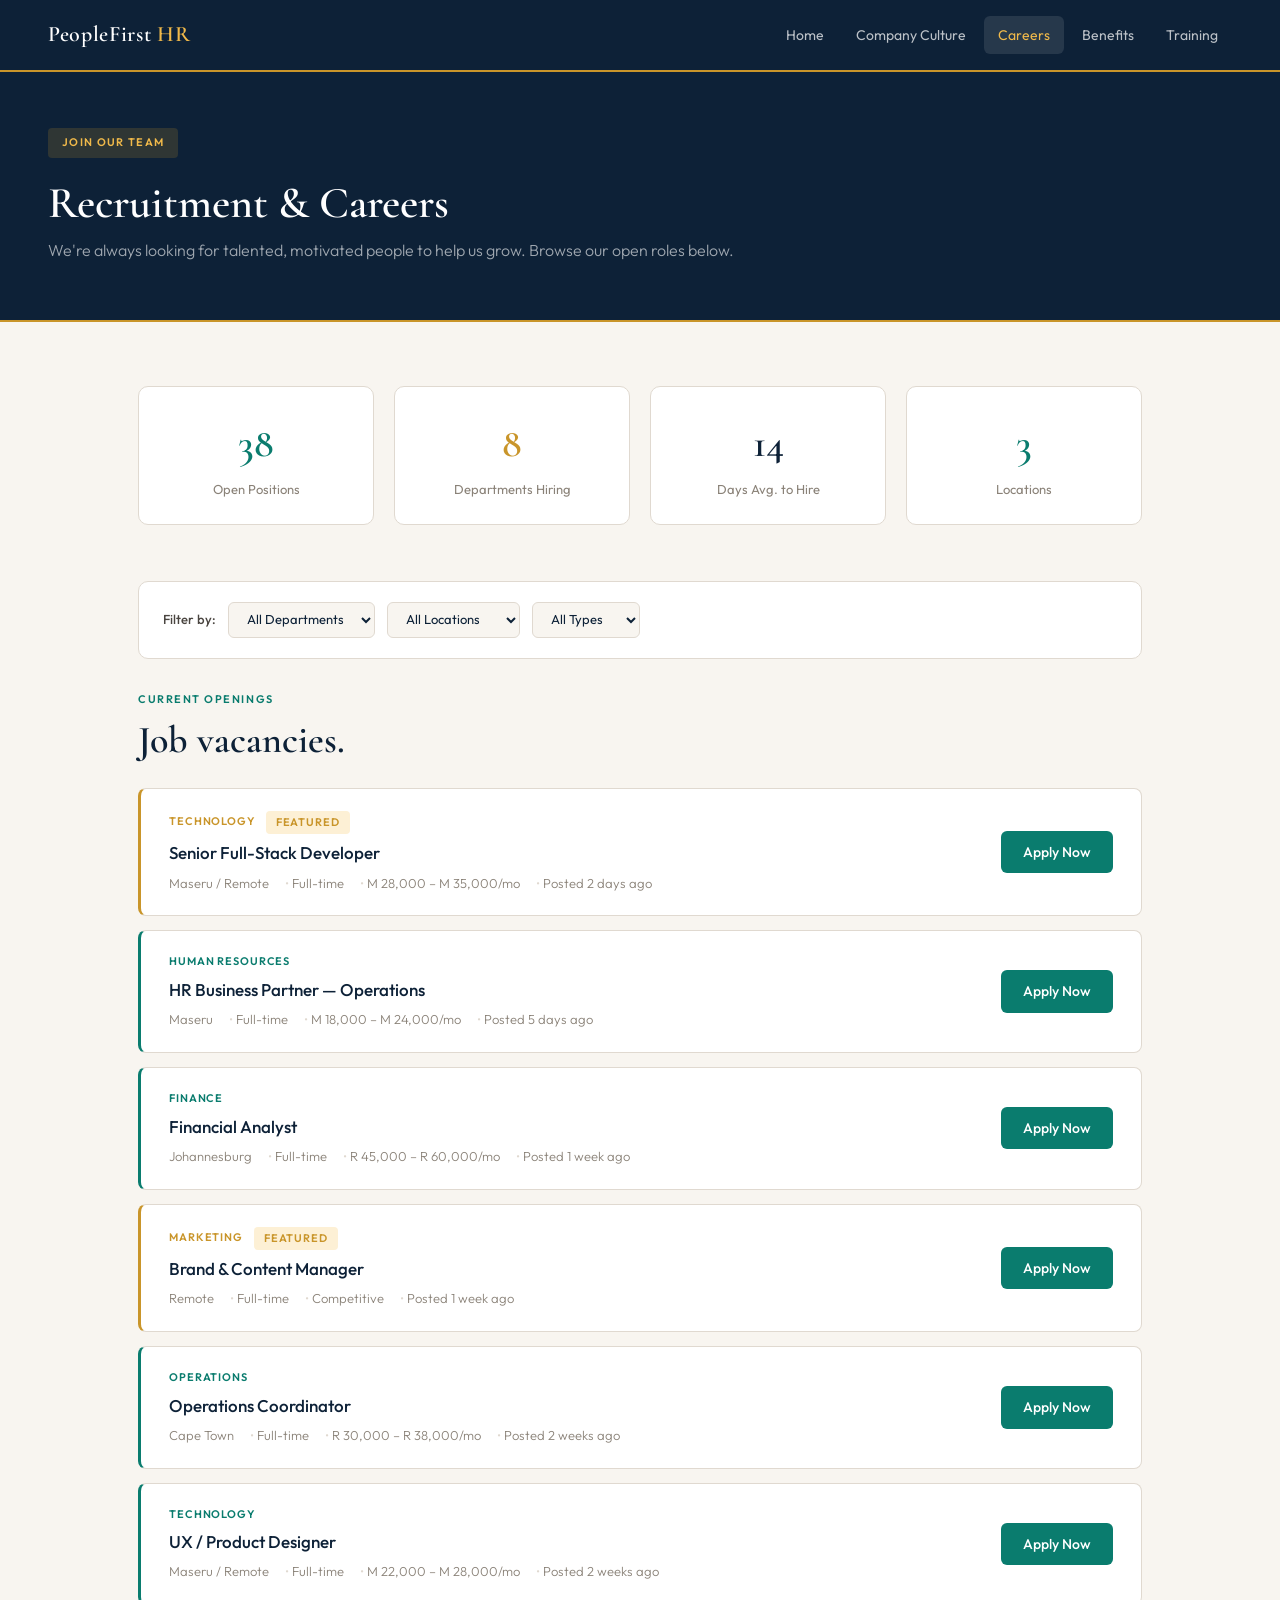
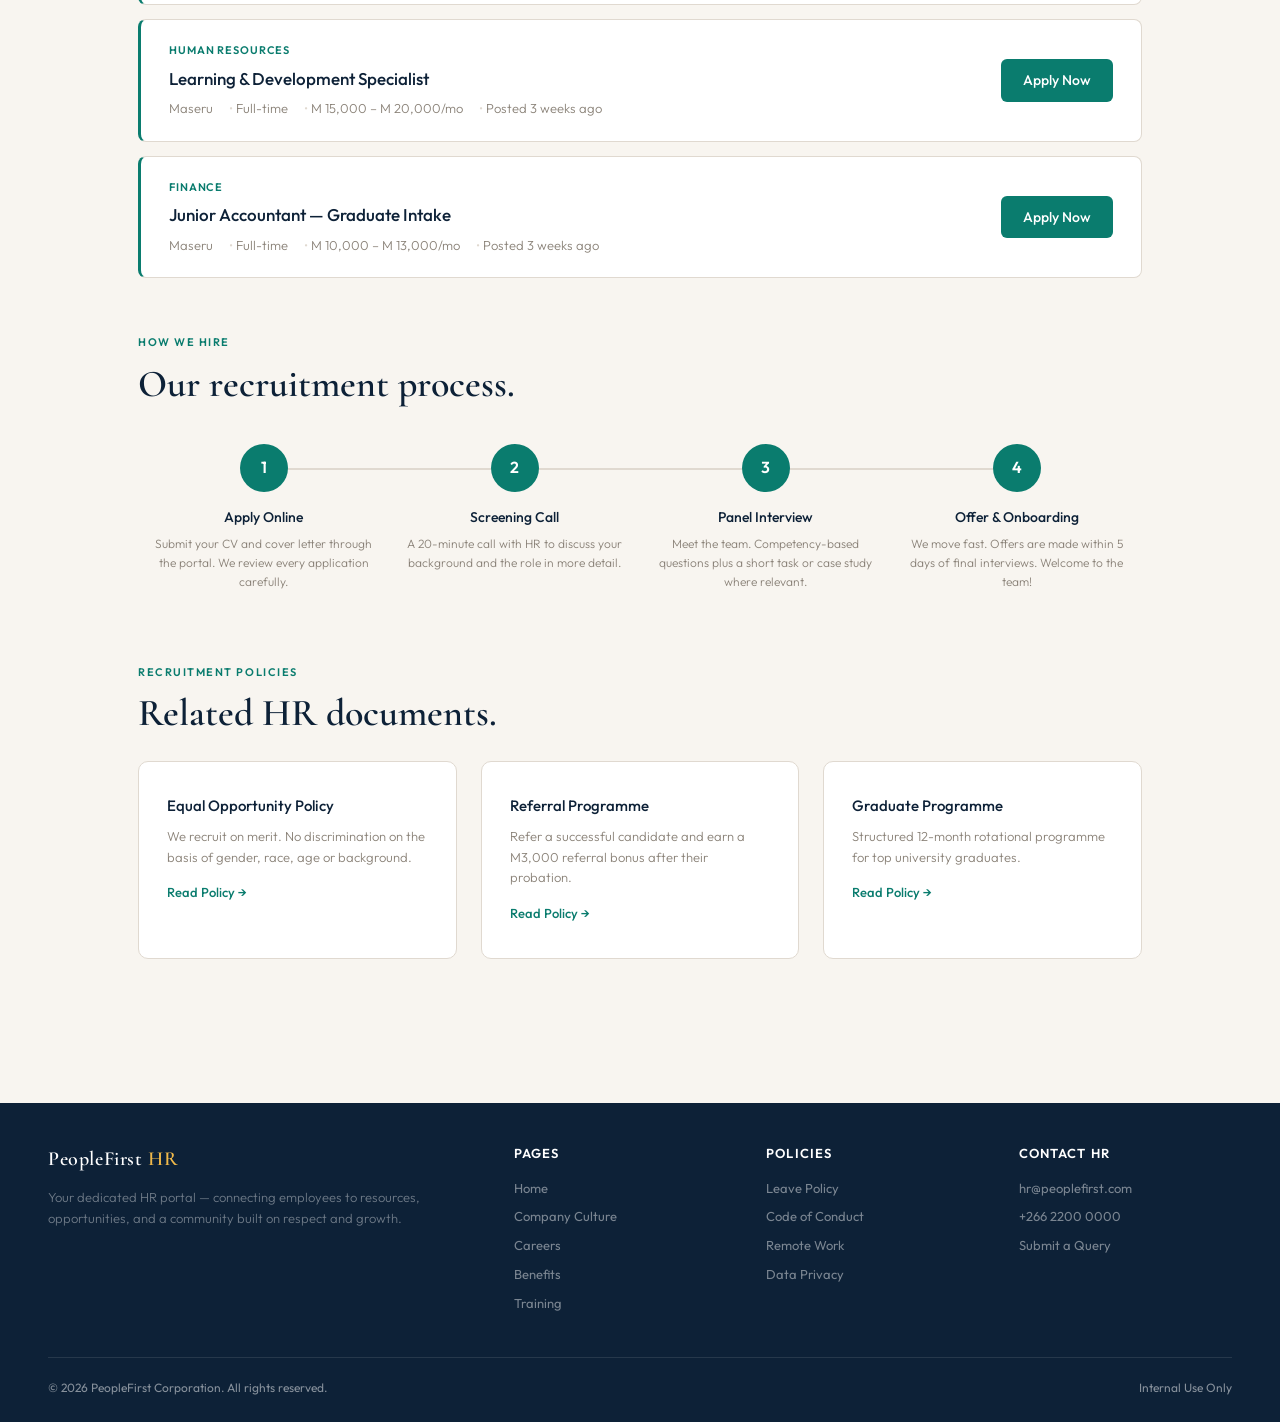
<file: recruitment.html>
<!DOCTYPE html>
<html lang="en">
<head>
  <meta charset="UTF-8">
  <meta name="viewport" content="width=device-width, initial-scale=1.0">
  <title>PeopleFirst HR Portal — Careers</title>
  <link rel="stylesheet" href="style.css">
  <style>
    .filter-bar {
      background: var(--white);
      border: 0.5px solid var(--gray-200);
      border-radius: var(--radius);
      padding: 20px 24px;
      display: flex;
      gap: 12px;
      align-items: center;
      margin-bottom: 32px;
      flex-wrap: wrap;
    }
    .filter-bar label { font-size: 13px; font-weight: 500; color: var(--gray-700); }
    .filter-bar select {
      padding: 8px 14px;
      border: 0.5px solid var(--gray-200);
      border-radius: 6px;
      font-family: 'Outfit', sans-serif;
      font-size: 13px;
      color: var(--navy);
      background: var(--cream);
      cursor: pointer;
    }

    .job-list { display: flex; flex-direction: column; gap: 14px; margin-bottom: 56px; }
    .job-card {
      background: var(--white);
      border: 0.5px solid var(--gray-200);
      border-left: 3px solid var(--teal);
      border-radius: 8px;
      padding: 22px 28px;
      display: grid;
      grid-template-columns: 1fr auto;
      align-items: center;
      gap: 20px;
      transition: box-shadow 0.2s;
    }
    .job-card:hover { box-shadow: 0 6px 20px rgba(0,0,0,0.06); }
    .job-card.featured { border-left-color: var(--gold); }
    .job-dept { font-size: 11px; font-weight: 600; color: var(--teal); text-transform: uppercase; letter-spacing: 0.08em; margin-bottom: 5px; }
    .job-card.featured .job-dept { color: var(--gold); }
    .job-card h3 { font-size: 17px; font-weight: 500; color: var(--navy); margin-bottom: 6px; }
    .job-meta { display: flex; gap: 16px; align-items: center; flex-wrap: wrap; }
    .job-meta span { font-size: 13px; color: var(--gray-500); font-weight: 300; }
    .job-meta span::before { content: '• '; color: var(--gray-200); }
    .job-meta span:first-child::before { display: none; }
    .apply-btn {
      display: inline-block;
      background: var(--teal);
      color: white;
      border: none;
      padding: 10px 22px;
      border-radius: 6px;
      font-family: 'Outfit', sans-serif;
      font-size: 14px;
      font-weight: 500;
      text-decoration: none;
      cursor: pointer;
      transition: background 0.2s;
      white-space: nowrap;
    }
    .apply-btn:hover { background: var(--teal-light); }
    .featured-badge {
      display: inline-block;
      background: #fdf0d5;
      color: var(--gold);
      font-size: 11px;
      font-weight: 600;
      padding: 3px 10px;
      border-radius: 4px;
      margin-left: 8px;
      vertical-align: middle;
    }

    .process-steps { display: grid; grid-template-columns: repeat(4, 1fr); gap: 0; position: relative; margin-bottom: 72px; }
    .process-steps::before { content: ''; position: absolute; top: 24px; left: 12%; right: 12%; height: 2px; background: var(--gray-200); }
    .process-step { text-align: center; padding: 0 12px; }
    .step-circle { width: 48px; height: 48px; border-radius: 50%; background: var(--teal); color: white; font-size: 16px; font-weight: 600; display: flex; align-items: center; justify-content: center; margin: 0 auto 14px; position: relative; z-index: 1; }
    .process-step h4 { font-size: 14px; font-weight: 500; color: var(--navy); margin-bottom: 6px; }
    .process-step p { font-size: 12px; color: var(--gray-500); font-weight: 300; line-height: 1.6; }

    @media(max-width:768px){
      .job-card { grid-template-columns: 1fr; }
      .process-steps { grid-template-columns: 1fr 1fr; }
      .process-steps::before { display: none; }
    }
  </style>
</head>
<body>

<header>
  <a href="index.html" class="logo">PeopleFirst <span>HR</span></a>
  <nav>
    <a href="index.html">Home</a>
    <a href="culture.html">Company Culture</a>
    <a href="recruitment.html" class="active">Careers</a>
    <a href="benefits.html">Benefits</a>
    <a href="training.html">Training</a>
  </nav>
</header>

<div class="page-banner">
  <div class="hero-tag">Join Our Team</div>
  <h1>Recruitment & Careers</h1>
  <p>We're always looking for talented, motivated people to help us grow. Browse our open roles below.</p>
</div>

<main>

  <!-- Stats -->
  <div class="grid-4" style="margin-bottom:56px;">
    <div class="card" style="text-align:center; padding:24px;">
      <div style="font-family:'Cormorant Garamond',serif; font-size:40px; color:var(--teal); font-weight:600;">38</div>
      <div style="font-size:13px; color:var(--gray-500); margin-top:4px;">Open Positions</div>
    </div>
    <div class="card" style="text-align:center; padding:24px;">
      <div style="font-family:'Cormorant Garamond',serif; font-size:40px; color:var(--gold); font-weight:600;">8</div>
      <div style="font-size:13px; color:var(--gray-500); margin-top:4px;">Departments Hiring</div>
    </div>
    <div class="card" style="text-align:center; padding:24px;">
      <div style="font-family:'Cormorant Garamond',serif; font-size:40px; color:var(--navy); font-weight:600;">14</div>
      <div style="font-size:13px; color:var(--gray-500); margin-top:4px;">Days Avg. to Hire</div>
    </div>
    <div class="card" style="text-align:center; padding:24px;">
      <div style="font-family:'Cormorant Garamond',serif; font-size:40px; color:var(--teal); font-weight:600;">3</div>
      <div style="font-size:13px; color:var(--gray-500); margin-top:4px;">Locations</div>
    </div>
  </div>

  <!-- Filter Bar -->
  <div class="filter-bar">
    <label>Filter by:</label>
    <select><option>All Departments</option><option>Technology</option><option>Finance</option><option>HR</option><option>Marketing</option><option>Operations</option></select>
    <select><option>All Locations</option><option>Maseru</option><option>Johannesburg</option><option>Cape Town</option><option>Remote</option></select>
    <select><option>All Types</option><option>Full-time</option><option>Part-time</option><option>Contract</option></select>
  </div>

  <!-- Job Listings -->
  <div class="section-label">Current Openings</div>
  <div class="section-title" style="margin-bottom:24px;">Job vacancies.</div>

  <div class="job-list">

    <div class="job-card featured">
      <div>
        <div class="job-dept">Technology <span class="featured-badge">Featured</span></div>
        <h3>Senior Full-Stack Developer</h3>
        <div class="job-meta">
          <span>Maseru / Remote</span>
          <span>Full-time</span>
          <span>M 28,000 – M 35,000/mo</span>
          <span>Posted 2 days ago</span>
        </div>
      </div>
      <a href="#apply" class="apply-btn">Apply Now</a>
    </div>

    <div class="job-card">
      <div>
        <div class="job-dept">Human Resources</div>
        <h3>HR Business Partner — Operations</h3>
        <div class="job-meta">
          <span>Maseru</span>
          <span>Full-time</span>
          <span>M 18,000 – M 24,000/mo</span>
          <span>Posted 5 days ago</span>
        </div>
      </div>
      <a href="#apply" class="apply-btn">Apply Now</a>
    </div>

    <div class="job-card">
      <div>
        <div class="job-dept">Finance</div>
        <h3>Financial Analyst</h3>
        <div class="job-meta">
          <span>Johannesburg</span>
          <span>Full-time</span>
          <span>R 45,000 – R 60,000/mo</span>
          <span>Posted 1 week ago</span>
        </div>
      </div>
      <a href="#apply" class="apply-btn">Apply Now</a>
    </div>

    <div class="job-card featured">
      <div>
        <div class="job-dept">Marketing <span class="featured-badge">Featured</span></div>
        <h3>Brand & Content Manager</h3>
        <div class="job-meta">
          <span>Remote</span>
          <span>Full-time</span>
          <span>Competitive</span>
          <span>Posted 1 week ago</span>
        </div>
      </div>
      <a href="#apply" class="apply-btn">Apply Now</a>
    </div>

    <div class="job-card">
      <div>
        <div class="job-dept">Operations</div>
        <h3>Operations Coordinator</h3>
        <div class="job-meta">
          <span>Cape Town</span>
          <span>Full-time</span>
          <span>R 30,000 – R 38,000/mo</span>
          <span>Posted 2 weeks ago</span>
        </div>
      </div>
      <a href="#apply" class="apply-btn">Apply Now</a>
    </div>

    <div class="job-card">
      <div>
        <div class="job-dept">Technology</div>
        <h3>UX / Product Designer</h3>
        <div class="job-meta">
          <span>Maseru / Remote</span>
          <span>Full-time</span>
          <span>M 22,000 – M 28,000/mo</span>
          <span>Posted 2 weeks ago</span>
        </div>
      </div>
      <a href="#apply" class="apply-btn">Apply Now</a>
    </div>

    <div class="job-card">
      <div>
        <div class="job-dept">Human Resources</div>
        <h3>Learning & Development Specialist</h3>
        <div class="job-meta">
          <span>Maseru</span>
          <span>Full-time</span>
          <span>M 15,000 – M 20,000/mo</span>
          <span>Posted 3 weeks ago</span>
        </div>
      </div>
      <a href="#apply" class="apply-btn">Apply Now</a>
    </div>

    <div class="job-card">
      <div>
        <div class="job-dept">Finance</div>
        <h3>Junior Accountant — Graduate Intake</h3>
        <div class="job-meta">
          <span>Maseru</span>
          <span>Full-time</span>
          <span>M 10,000 – M 13,000/mo</span>
          <span>Posted 3 weeks ago</span>
        </div>
      </div>
      <a href="#apply" class="apply-btn">Apply Now</a>
    </div>

  </div>

  <!-- Recruitment Process -->
  <div class="section-label">How We Hire</div>
  <div class="section-title" style="margin-bottom:36px;">Our recruitment process.</div>
  <div class="process-steps">
    <div class="process-step">
      <div class="step-circle">1</div>
      <h4>Apply Online</h4>
      <p>Submit your CV and cover letter through the portal. We review every application carefully.</p>
    </div>
    <div class="process-step">
      <div class="step-circle">2</div>
      <h4>Screening Call</h4>
      <p>A 20-minute call with HR to discuss your background and the role in more detail.</p>
    </div>
    <div class="process-step">
      <div class="step-circle">3</div>
      <h4>Panel Interview</h4>
      <p>Meet the team. Competency-based questions plus a short task or case study where relevant.</p>
    </div>
    <div class="process-step">
      <div class="step-circle">4</div>
      <h4>Offer & Onboarding</h4>
      <p>We move fast. Offers are made within 5 days of final interviews. Welcome to the team!</p>
    </div>
  </div>

  <!-- Internal Policy Links -->
  <div class="section-label">Recruitment Policies</div>
  <div class="section-title" style="margin-bottom:24px;">Related HR documents.</div>
  <div class="grid-3">
    <div class="card">
      <h4 style="font-size:15px; font-weight:500; color:var(--navy); margin-bottom:8px;">Equal Opportunity Policy</h4>
      <p style="font-size:13px; color:var(--gray-500); font-weight:300; margin-bottom:12px;">We recruit on merit. No discrimination on the basis of gender, race, age or background.</p>
      <a href="#eop" id="eop" style="color:var(--teal); font-size:13px; text-decoration:none; font-weight:500;">Read Policy →</a>
    </div>
    <div class="card">
      <h4 style="font-size:15px; font-weight:500; color:var(--navy); margin-bottom:8px;">Referral Programme</h4>
      <p style="font-size:13px; color:var(--gray-500); font-weight:300; margin-bottom:12px;">Refer a successful candidate and earn a M3,000 referral bonus after their probation.</p>
      <a href="#referral" id="referral" style="color:var(--teal); font-size:13px; text-decoration:none; font-weight:500;">Read Policy →</a>
    </div>
    <div class="card">
      <h4 style="font-size:15px; font-weight:500; color:var(--navy); margin-bottom:8px;">Graduate Programme</h4>
      <p style="font-size:13px; color:var(--gray-500); font-weight:300; margin-bottom:12px;">Structured 12-month rotational programme for top university graduates.</p>
      <a href="#graduate" id="graduate" style="color:var(--teal); font-size:13px; text-decoration:none; font-weight:500;">Read Policy →</a>
    </div>
  </div>

</main>

<footer>
  <div class="footer-grid">
    <div class="footer-brand">
      <a href="index.html" class="logo">PeopleFirst <span>HR</span></a>
      <p>Your dedicated HR portal — connecting employees to resources, opportunities, and a community built on respect and growth.</p>
    </div>
    <div class="footer-col">
      <h4>Pages</h4>
      <a href="index.html">Home</a>
      <a href="culture.html">Company Culture</a>
      <a href="recruitment.html">Careers</a>
      <a href="benefits.html">Benefits</a>
      <a href="training.html">Training</a>
    </div>
    <div class="footer-col">
      <h4>Policies</h4>
      <a href="#leave-policy">Leave Policy</a>
      <a href="#code-of-conduct">Code of Conduct</a>
      <a href="#remote-work">Remote Work</a>
      <a href="#data-privacy">Data Privacy</a>
    </div>
    <div class="footer-col">
      <h4>Contact HR</h4>
      <a href="mailto:hr@peoplefirst.com">hr@peoplefirst.com</a>
      <a href="tel:+26622000000">+266 2200 0000</a>
      <a href="#">Submit a Query</a>
    </div>
  </div>
  <div class="footer-bottom">
    <span>© 2026 PeopleFirst Corporation. All rights reserved.</span>
    <span>Internal Use Only</span>
  </div>
</footer>

</body>
</html>
</file>
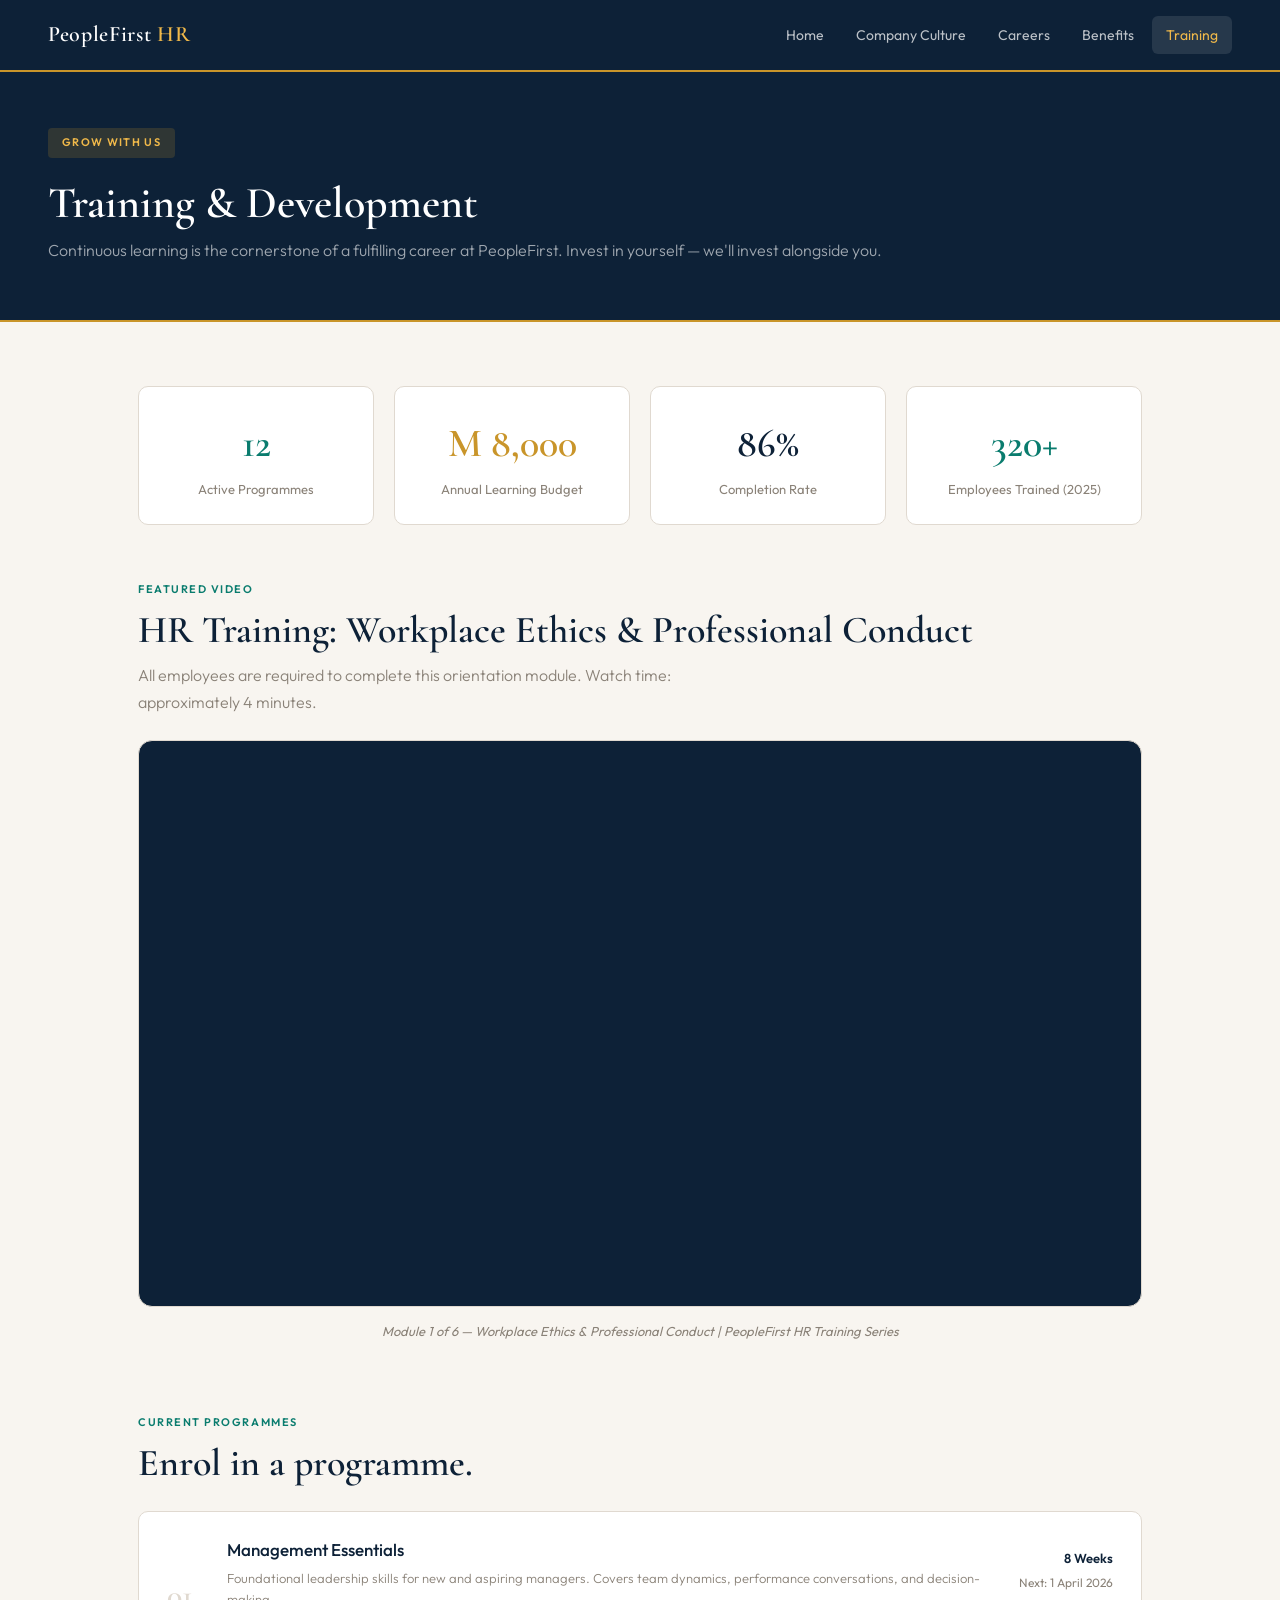
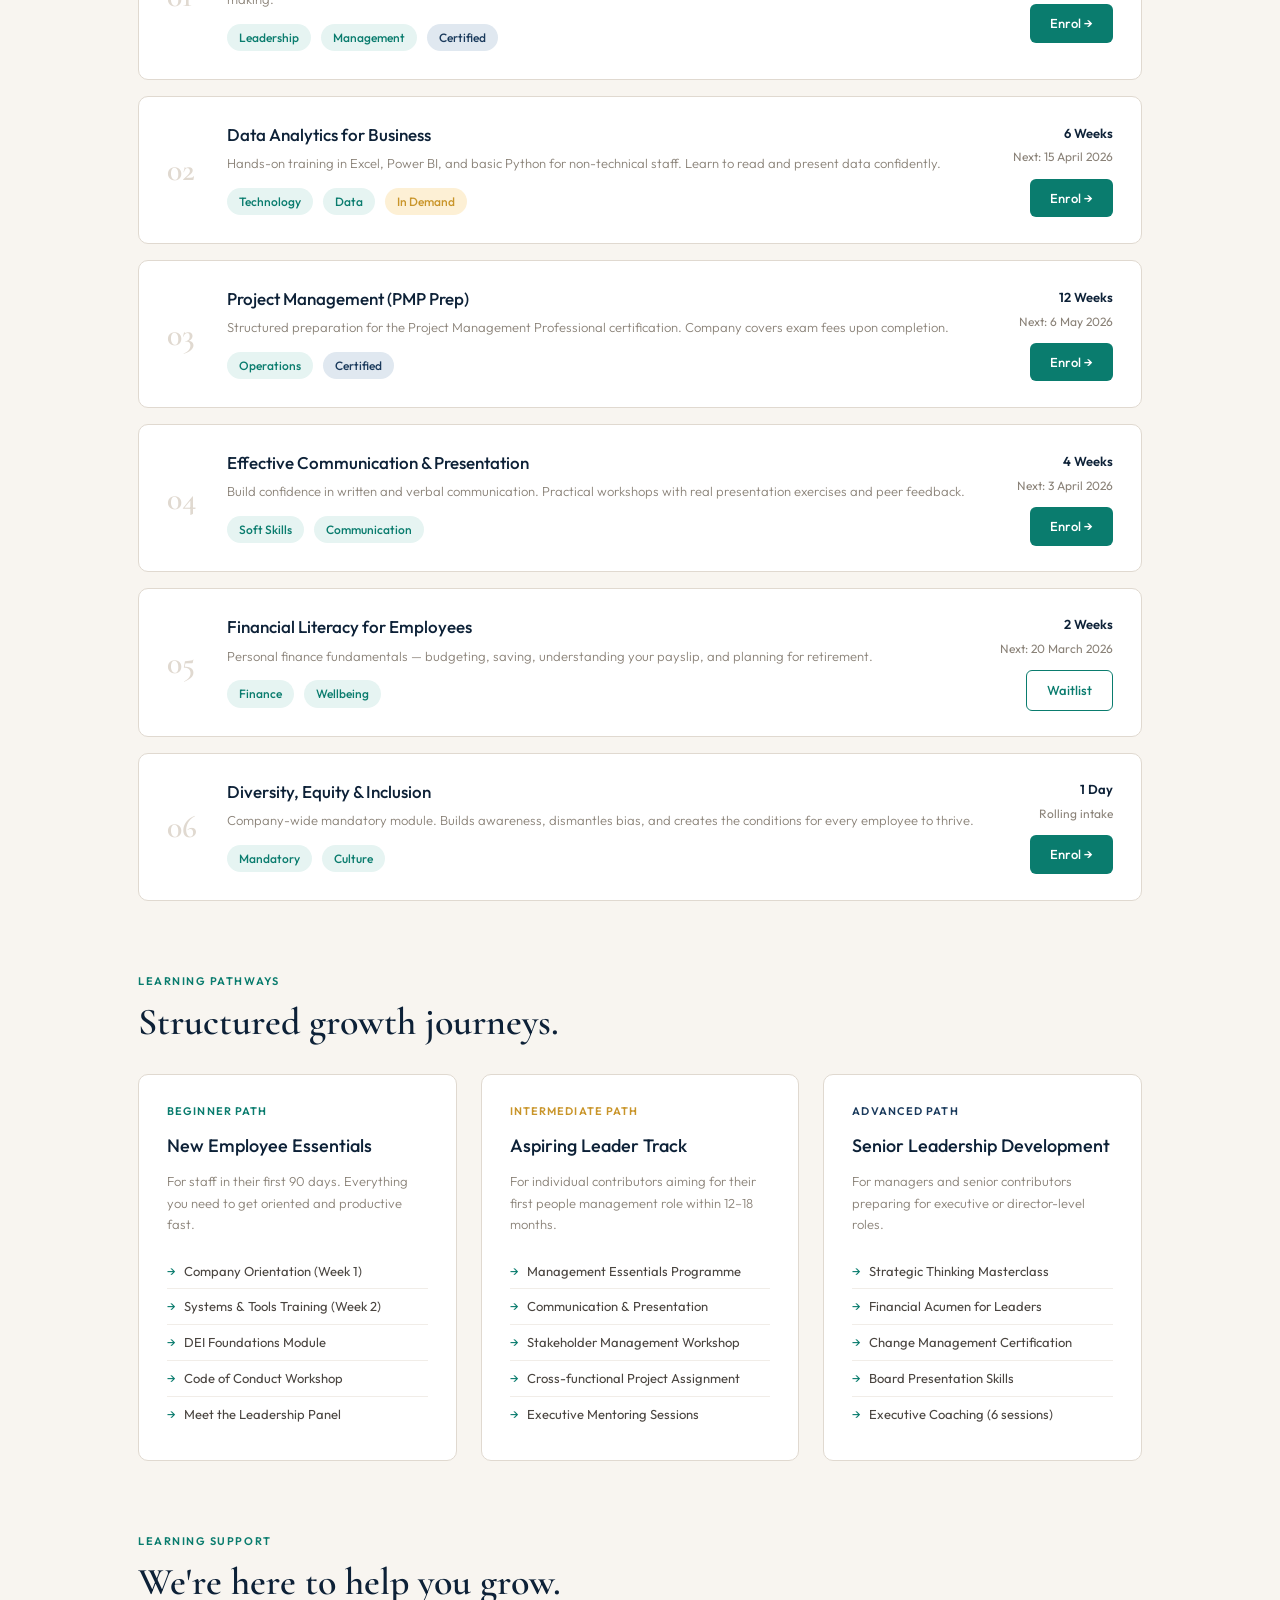
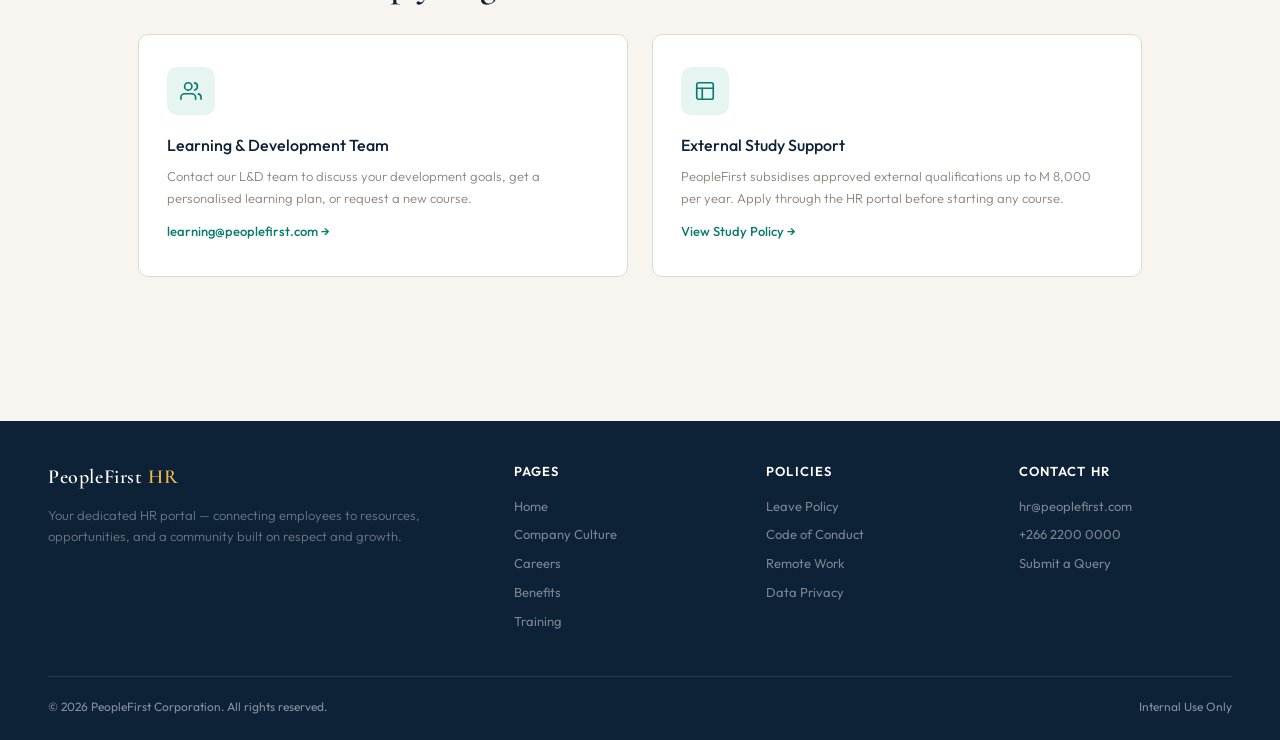
<file: training.html>
<!DOCTYPE html>
<html lang="en">
<head>
  <meta charset="UTF-8">
  <meta name="viewport" content="width=device-width, initial-scale=1.0">
  <title>PeopleFirst HR Portal — Training & Development</title>
  <link rel="stylesheet" href="style.css">
  <style>
    .training-header {
      background: var(--navy);
      padding: 56px 48px;
      border-bottom: 2px solid var(--gold);
    }
    .training-header h1 { font-family: 'Cormorant Garamond', serif; font-size: 44px; font-weight: 600; color: white; line-height: 1.15; margin-bottom: 10px; }
    .training-header p { color: rgba(255,255,255,0.6); font-weight: 300; }

    .video-section { margin-bottom: 72px; }
    .video-wrapper {
      position: relative;
      padding-bottom: 56.25%;
      height: 0;
      overflow: hidden;
      border-radius: 14px;
      background: var(--navy);
      border: 0.5px solid var(--gray-200);
    }
    .video-wrapper iframe {
      position: absolute; top: 0; left: 0;
      width: 100%; height: 100%;
      border: none;
    }
    .video-caption { margin-top: 14px; font-size: 13px; color: var(--gray-500); font-style: italic; text-align: center; }

    .programme-grid { display: flex; flex-direction: column; gap: 16px; margin-bottom: 72px; }
    .programme-card {
      background: var(--white);
      border: 0.5px solid var(--gray-200);
      border-radius: var(--radius);
      padding: 24px 28px;
      display: grid;
      grid-template-columns: auto 1fr auto;
      gap: 20px;
      align-items: center;
      transition: box-shadow 0.2s;
    }
    .programme-card:hover { box-shadow: 0 6px 20px rgba(0,0,0,0.07); }
    .prog-num {
      font-family: 'Cormorant Garamond', serif;
      font-size: 32px;
      font-weight: 600;
      color: var(--gray-200);
      min-width: 40px;
    }
    .prog-info h3 { font-size: 17px; font-weight: 500; color: var(--navy); margin-bottom: 5px; }
    .prog-info p { font-size: 13px; color: var(--gray-500); font-weight: 300; margin-bottom: 10px; }
    .prog-tags { display: flex; flex-wrap: wrap; gap: 6px; }
    .prog-meta { text-align: right; }
    .prog-duration { font-size: 13px; font-weight: 600; color: var(--navy); white-space: nowrap; margin-bottom: 4px; }
    .prog-intake { font-size: 12px; color: var(--gray-500); white-space: nowrap; margin-bottom: 12px; }
    .enrol-btn {
      display: inline-block;
      background: var(--teal);
      color: white;
      border: none;
      padding: 9px 20px;
      border-radius: 6px;
      font-family: 'Outfit', sans-serif;
      font-size: 13px;
      font-weight: 500;
      text-decoration: none;
      cursor: pointer;
      transition: background 0.2s;
      white-space: nowrap;
    }
    .enrol-btn:hover { background: var(--teal-light); }
    .enrol-btn.secondary { background: transparent; color: var(--teal); border: 0.5px solid var(--teal); }
    .enrol-btn.secondary:hover { background: #f0faf8; }

    .learning-paths { display: grid; grid-template-columns: repeat(3, 1fr); gap: 24px; margin-bottom: 72px; }
    .path-card { background: var(--white); border-radius: var(--radius); border: 0.5px solid var(--gray-200); padding: 28px; }
    .path-level { font-size: 11px; font-weight: 600; letter-spacing: 0.1em; text-transform: uppercase; margin-bottom: 12px; }
    .path-level.beginner { color: var(--teal); }
    .path-level.intermediate { color: var(--gold); }
    .path-level.advanced { color: var(--navy-mid); }
    .path-card h3 { font-size: 18px; font-weight: 500; color: var(--navy); margin-bottom: 10px; }
    .path-card p { font-size: 13px; color: var(--gray-500); font-weight: 300; line-height: 1.65; margin-bottom: 18px; }
    .path-modules { list-style: none; padding: 0; }
    .path-modules li { font-size: 13px; color: var(--gray-700); padding: 7px 0; border-bottom: 0.5px solid var(--gray-100); display: flex; gap: 8px; }
    .path-modules li:last-child { border-bottom: none; }
    .path-modules li::before { content: '→'; color: var(--teal); }

    .support-grid { display: grid; grid-template-columns: repeat(2, 1fr); gap: 24px; }

    @media(max-width:768px){
      .programme-card { grid-template-columns: 1fr; }
      .prog-meta { text-align: left; }
      .learning-paths, .support-grid { grid-template-columns: 1fr; }
    }
  </style>
</head>
<body>

<header>
  <a href="index.html" class="logo">PeopleFirst <span>HR</span></a>
  <nav>
    <a href="index.html">Home</a>
    <a href="culture.html">Company Culture</a>
    <a href="recruitment.html">Careers</a>
    <a href="benefits.html">Benefits</a>
    <a href="training.html" class="active">Training</a>
  </nav>
</header>

<div class="training-header">
  <div class="hero-tag">Grow With Us</div>
  <h1>Training & Development</h1>
  <p>Continuous learning is the cornerstone of a fulfilling career at PeopleFirst. Invest in yourself — we'll invest alongside you.</p>
</div>

<main>

  <!-- Stats Row -->
  <div class="grid-4" style="margin-bottom:56px;">
    <div class="card" style="text-align:center; padding:24px;">
      <div style="font-family:'Cormorant Garamond',serif; font-size:40px; color:var(--teal); font-weight:600;">12</div>
      <div style="font-size:13px; color:var(--gray-500); margin-top:4px;">Active Programmes</div>
    </div>
    <div class="card" style="text-align:center; padding:24px;">
      <div style="font-family:'Cormorant Garamond',serif; font-size:40px; color:var(--gold); font-weight:600;">M 8,000</div>
      <div style="font-size:13px; color:var(--gray-500); margin-top:4px;">Annual Learning Budget</div>
    </div>
    <div class="card" style="text-align:center; padding:24px;">
      <div style="font-family:'Cormorant Garamond',serif; font-size:40px; color:var(--navy); font-weight:600;">86%</div>
      <div style="font-size:13px; color:var(--gray-500); margin-top:4px;">Completion Rate</div>
    </div>
    <div class="card" style="text-align:center; padding:24px;">
      <div style="font-family:'Cormorant Garamond',serif; font-size:40px; color:var(--teal); font-weight:600;">320+</div>
      <div style="font-size:13px; color:var(--gray-500); margin-top:4px;">Employees Trained (2025)</div>
    </div>
  </div>

  <!-- Embedded Training Video -->
  <div class="video-section">
    <div class="section-label">Featured Video</div>
    <div class="section-title" style="margin-bottom:8px;">HR Training: Workplace Ethics & Professional Conduct</div>
    <p class="section-sub" style="margin-bottom:24px;">All employees are required to complete this orientation module. Watch time: approximately 4 minutes.</p>
    <div class="video-wrapper">
      <!-- Embedded YouTube HR training video (public, royalty-free educational content) -->
      <iframe
        src="https://www.youtube.com/embed/TfOcbqjpRS8"
        title="HR Training: Workplace Ethics Professional Conduct"
        allow="accelerometer; autoplay; clipboard-write; encrypted-media; gyroscope; picture-in-picture"
        allowfullscreen>
      </iframe>
    </div>
    <div class="video-caption">Module 1 of 6 — Workplace Ethics & Professional Conduct | PeopleFirst HR Training Series</div>
  </div>

  <!-- Training Programmes -->
  <div class="section-label">Current Programmes</div>
  <div class="section-title" style="margin-bottom:24px;">Enrol in a programme.</div>
  <div class="programme-grid">

    <div class="programme-card">
      <div class="prog-num">01</div>
      <div class="prog-info">
        <h3>Management Essentials</h3>
        <p>Foundational leadership skills for new and aspiring managers. Covers team dynamics, performance conversations, and decision-making.</p>
        <div class="prog-tags">
          <span class="tag">Leadership</span>
          <span class="tag">Management</span>
          <span class="tag navy">Certified</span>
        </div>
      </div>
      <div class="prog-meta">
        <div class="prog-duration">8 Weeks</div>
        <div class="prog-intake">Next: 1 April 2026</div>
        <a href="#enrol" class="enrol-btn">Enrol →</a>
      </div>
    </div>

    <div class="programme-card">
      <div class="prog-num">02</div>
      <div class="prog-info">
        <h3>Data Analytics for Business</h3>
        <p>Hands-on training in Excel, Power BI, and basic Python for non-technical staff. Learn to read and present data confidently.</p>
        <div class="prog-tags">
          <span class="tag">Technology</span>
          <span class="tag">Data</span>
          <span class="tag gold">In Demand</span>
        </div>
      </div>
      <div class="prog-meta">
        <div class="prog-duration">6 Weeks</div>
        <div class="prog-intake">Next: 15 April 2026</div>
        <a href="#enrol" class="enrol-btn">Enrol →</a>
      </div>
    </div>

    <div class="programme-card">
      <div class="prog-num">03</div>
      <div class="prog-info">
        <h3>Project Management (PMP Prep)</h3>
        <p>Structured preparation for the Project Management Professional certification. Company covers exam fees upon completion.</p>
        <div class="prog-tags">
          <span class="tag">Operations</span>
          <span class="tag navy">Certified</span>
        </div>
      </div>
      <div class="prog-meta">
        <div class="prog-duration">12 Weeks</div>
        <div class="prog-intake">Next: 6 May 2026</div>
        <a href="#enrol" class="enrol-btn">Enrol →</a>
      </div>
    </div>

    <div class="programme-card">
      <div class="prog-num">04</div>
      <div class="prog-info">
        <h3>Effective Communication & Presentation</h3>
        <p>Build confidence in written and verbal communication. Practical workshops with real presentation exercises and peer feedback.</p>
        <div class="prog-tags">
          <span class="tag">Soft Skills</span>
          <span class="tag">Communication</span>
        </div>
      </div>
      <div class="prog-meta">
        <div class="prog-duration">4 Weeks</div>
        <div class="prog-intake">Next: 3 April 2026</div>
        <a href="#enrol" class="enrol-btn">Enrol →</a>
      </div>
    </div>

    <div class="programme-card">
      <div class="prog-num">05</div>
      <div class="prog-info">
        <h3>Financial Literacy for Employees</h3>
        <p>Personal finance fundamentals — budgeting, saving, understanding your payslip, and planning for retirement.</p>
        <div class="prog-tags">
          <span class="tag">Finance</span>
          <span class="tag">Wellbeing</span>
        </div>
      </div>
      <div class="prog-meta">
        <div class="prog-duration">2 Weeks</div>
        <div class="prog-intake">Next: 20 March 2026</div>
        <a href="#enrol" class="enrol-btn secondary">Waitlist</a>
      </div>
    </div>

    <div class="programme-card">
      <div class="prog-num">06</div>
      <div class="prog-info">
        <h3>Diversity, Equity & Inclusion</h3>
        <p>Company-wide mandatory module. Builds awareness, dismantles bias, and creates the conditions for every employee to thrive.</p>
        <div class="prog-tags">
          <span class="tag">Mandatory</span>
          <span class="tag">Culture</span>
        </div>
      </div>
      <div class="prog-meta">
        <div class="prog-duration">1 Day</div>
        <div class="prog-intake">Rolling intake</div>
        <a href="#enrol" class="enrol-btn">Enrol →</a>
      </div>
    </div>

  </div>

  <!-- Learning Paths -->
  <div class="section-label">Learning Pathways</div>
  <div class="section-title" style="margin-bottom:28px;">Structured growth journeys.</div>
  <div class="learning-paths">
    <div class="path-card">
      <div class="path-level beginner">Beginner Path</div>
      <h3>New Employee Essentials</h3>
      <p>For staff in their first 90 days. Everything you need to get oriented and productive fast.</p>
      <ul class="path-modules">
        <li>Company Orientation (Week 1)</li>
        <li>Systems & Tools Training (Week 2)</li>
        <li>DEI Foundations Module</li>
        <li>Code of Conduct Workshop</li>
        <li>Meet the Leadership Panel</li>
      </ul>
    </div>
    <div class="path-card">
      <div class="path-level intermediate">Intermediate Path</div>
      <h3>Aspiring Leader Track</h3>
      <p>For individual contributors aiming for their first people management role within 12–18 months.</p>
      <ul class="path-modules">
        <li>Management Essentials Programme</li>
        <li>Communication & Presentation</li>
        <li>Stakeholder Management Workshop</li>
        <li>Cross-functional Project Assignment</li>
        <li>Executive Mentoring Sessions</li>
      </ul>
    </div>
    <div class="path-card">
      <div class="path-level advanced">Advanced Path</div>
      <h3>Senior Leadership Development</h3>
      <p>For managers and senior contributors preparing for executive or director-level roles.</p>
      <ul class="path-modules">
        <li>Strategic Thinking Masterclass</li>
        <li>Financial Acumen for Leaders</li>
        <li>Change Management Certification</li>
        <li>Board Presentation Skills</li>
        <li>Executive Coaching (6 sessions)</li>
      </ul>
    </div>
  </div>

  <!-- Support -->
  <div class="section-label">Learning Support</div>
  <div class="section-title" style="margin-bottom:28px;">We're here to help you grow.</div>
  <div class="support-grid">
    <div class="card">
      <div class="icon-box"><svg viewBox="0 0 24 24"><path d="M17 21v-2a4 4 0 0 0-4-4H5a4 4 0 0 0-4 4v2"/><circle cx="9" cy="7" r="4"/><path d="M23 21v-2a4 4 0 0 0-3-3.87"/><path d="M16 3.13a4 4 0 0 1 0 7.75"/></svg></div>
      <h3 style="font-size:16px; font-weight:500; color:var(--navy); margin-bottom:8px;">Learning & Development Team</h3>
      <p style="font-size:13px; color:var(--gray-500); font-weight:300; line-height:1.65;">Contact our L&D team to discuss your development goals, get a personalised learning plan, or request a new course.</p>
      <a href="mailto:learning@peoplefirst.com" style="color:var(--teal); font-size:13px; font-weight:500; text-decoration:none; display:inline-block; margin-top:12px;">learning@peoplefirst.com →</a>
    </div>
    <div class="card">
      <div class="icon-box"><svg viewBox="0 0 24 24"><rect x="3" y="3" width="18" height="18" rx="2" ry="2"/><line x1="3" y1="9" x2="21" y2="9"/><line x1="9" y1="21" x2="9" y2="9"/></svg></div>
      <h3 style="font-size:16px; font-weight:500; color:var(--navy); margin-bottom:8px;">External Study Support</h3>
      <p style="font-size:13px; color:var(--gray-500); font-weight:300; line-height:1.65;">PeopleFirst subsidises approved external qualifications up to M 8,000 per year. Apply through the HR portal before starting any course.</p>
      <a href="#study-policy" style="color:var(--teal); font-size:13px; font-weight:500; text-decoration:none; display:inline-block; margin-top:12px;">View Study Policy →</a>
    </div>
  </div>

</main>

<footer>
  <div class="footer-grid">
    <div class="footer-brand">
      <a href="index.html" class="logo">PeopleFirst <span>HR</span></a>
      <p>Your dedicated HR portal — connecting employees to resources, opportunities, and a community built on respect and growth.</p>
    </div>
    <div class="footer-col">
      <h4>Pages</h4>
      <a href="index.html">Home</a>
      <a href="culture.html">Company Culture</a>
      <a href="recruitment.html">Careers</a>
      <a href="benefits.html">Benefits</a>
      <a href="training.html">Training</a>
    </div>
    <div class="footer-col">
      <h4>Policies</h4>
      <a href="#leave-policy">Leave Policy</a>
      <a href="#code-of-conduct">Code of Conduct</a>
      <a href="#remote-work">Remote Work</a>
      <a href="#data-privacy">Data Privacy</a>
    </div>
    <div class="footer-col">
      <h4>Contact HR</h4>
      <a href="mailto:hr@peoplefirst.com">hr@peoplefirst.com</a>
      <a href="tel:+26622000000">+266 2200 0000</a>
      <a href="#">Submit a Query</a>
    </div>
  </div>
  <div class="footer-bottom">
    <span>© 2026 PeopleFirst Corporation. All rights reserved.</span>
    <span>Internal Use Only</span>
  </div>
</footer>

</body>
</html>
</file>
<file: style.css>
@import url('https://fonts.googleapis.com/css2?family=Cormorant+Garamond:wght@400;500;600&family=Outfit:wght@300;400;500;600&display=swap');

:root {
  --navy: #0d2137;
  --navy-mid: #1a3a5c;
  --teal: #0a7c6e;
  --teal-light: #0fa896;
  --gold: #c9952a;
  --gold-light: #f0b94a;
  --cream: #f8f5f0;
  --white: #ffffff;
  --gray-100: #f1ede8;
  --gray-200: #e0d9d0;
  --gray-500: #8a8278;
  --gray-700: #4a4540;
  --text: #1e1a16;
  --radius: 10px;
}

*, *::before, *::after { box-sizing: border-box; margin: 0; padding: 0; }

body {
  font-family: 'Outfit', sans-serif;
  background: var(--cream);
  color: var(--text);
  font-size: 16px;
  line-height: 1.6;
}

/* ─── HEADER ─── */
header {
  background: var(--navy);
  padding: 0 48px;
  display: flex;
  align-items: center;
  justify-content: space-between;
  height: 72px;
  position: sticky;
  top: 0;
  z-index: 200;
  border-bottom: 2px solid var(--gold);
}

.logo {
  font-family: 'Cormorant Garamond', serif;
  font-size: 22px;
  font-weight: 600;
  color: var(--white);
  text-decoration: none;
  letter-spacing: 0.03em;
}
.logo span { color: var(--gold-light); }

nav { display: flex; gap: 4px; align-items: center; }
nav a {
  color: rgba(255,255,255,0.72);
  text-decoration: none;
  font-size: 14px;
  font-weight: 400;
  padding: 8px 14px;
  border-radius: 6px;
  transition: all 0.2s;
  white-space: nowrap;
}
nav a:hover, nav a.active { color: var(--white); background: rgba(255,255,255,0.1); }
nav a.active { color: var(--gold-light); }

/* ─── HERO ─── */
.hero {
  background: var(--navy);
  color: var(--white);
  padding: 80px 48px;
  position: relative;
  overflow: hidden;
}
.hero::before {
  content: '';
  position: absolute;
  right: -60px; top: -60px;
  width: 500px; height: 500px;
  border-radius: 50%;
  border: 100px solid rgba(10,124,110,0.08);
  pointer-events: none;
}
.hero-tag {
  display: inline-block;
  background: rgba(201,149,42,0.18);
  color: var(--gold-light);
  font-size: 11px;
  font-weight: 600;
  letter-spacing: 0.12em;
  text-transform: uppercase;
  padding: 6px 14px;
  border-radius: 4px;
  margin-bottom: 20px;
}
.hero h1 {
  font-family: 'Cormorant Garamond', serif;
  font-size: 56px;
  font-weight: 600;
  line-height: 1.1;
  margin-bottom: 20px;
  max-width: 640px;
}
.hero p {
  font-size: 17px;
  font-weight: 300;
  color: rgba(255,255,255,0.68);
  max-width: 520px;
  margin-bottom: 36px;
  line-height: 1.75;
}
.btn-gold {
  display: inline-block;
  background: var(--gold);
  color: var(--navy);
  border: none;
  padding: 13px 28px;
  border-radius: 6px;
  font-family: 'Outfit', sans-serif;
  font-size: 15px;
  font-weight: 600;
  cursor: pointer;
  text-decoration: none;
  transition: background 0.2s;
}
.btn-gold:hover { background: var(--gold-light); }
.btn-outline {
  display: inline-block;
  background: transparent;
  color: var(--white);
  border: 1px solid rgba(255,255,255,0.3);
  padding: 13px 28px;
  border-radius: 6px;
  font-family: 'Outfit', sans-serif;
  font-size: 15px;
  cursor: pointer;
  text-decoration: none;
  transition: all 0.2s;
  margin-left: 12px;
}
.btn-outline:hover { border-color: rgba(255,255,255,0.65); }

/* ─── MAIN LAYOUT ─── */
main { max-width: 1100px; margin: 0 auto; padding: 64px 48px; }

.section-label {
  font-size: 11px;
  font-weight: 600;
  letter-spacing: 0.14em;
  text-transform: uppercase;
  color: var(--teal);
  margin-bottom: 10px;
}
.section-title {
  font-family: 'Cormorant Garamond', serif;
  font-size: 38px;
  font-weight: 600;
  color: var(--navy);
  margin-bottom: 14px;
  line-height: 1.2;
}
.section-sub {
  font-size: 16px;
  color: var(--gray-500);
  font-weight: 300;
  max-width: 580px;
  margin-bottom: 48px;
  line-height: 1.7;
}

/* ─── CARDS ─── */
.card {
  background: var(--white);
  border-radius: var(--radius);
  border: 0.5px solid var(--gray-200);
  padding: 32px 28px;
  transition: transform 0.2s, box-shadow 0.2s;
}
.card:hover { transform: translateY(-3px); box-shadow: 0 10px 28px rgba(0,0,0,0.07); }

.grid-3 { display: grid; grid-template-columns: repeat(3, 1fr); gap: 24px; }
.grid-2 { display: grid; grid-template-columns: repeat(2, 1fr); gap: 24px; }
.grid-4 { display: grid; grid-template-columns: repeat(4, 1fr); gap: 20px; }

/* ─── PAGE BANNER ─── */
.page-banner {
  background: var(--navy);
  color: var(--white);
  padding: 56px 48px;
  border-bottom: 2px solid var(--gold);
}
.page-banner h1 {
  font-family: 'Cormorant Garamond', serif;
  font-size: 44px;
  font-weight: 600;
  line-height: 1.15;
  margin-bottom: 10px;
}
.page-banner p { color: rgba(255,255,255,0.6); font-weight: 300; font-size: 16px; }

/* ─── FOOTER ─── */
footer {
  background: var(--navy);
  color: rgba(255,255,255,0.5);
  padding: 40px 48px 24px;
  margin-top: 80px;
}
.footer-grid {
  display: grid;
  grid-template-columns: 2fr 1fr 1fr 1fr;
  gap: 40px;
  margin-bottom: 36px;
}
.footer-brand .logo { font-size: 20px; display: block; margin-bottom: 12px; }
.footer-brand p { font-size: 13px; line-height: 1.65; color: rgba(255,255,255,0.4); font-weight: 300; }
.footer-col h4 {
  color: var(--white);
  font-size: 13px;
  font-weight: 600;
  letter-spacing: 0.08em;
  text-transform: uppercase;
  margin-bottom: 14px;
}
.footer-col a {
  display: block;
  color: rgba(255,255,255,0.45);
  text-decoration: none;
  font-size: 13px;
  margin-bottom: 8px;
  transition: color 0.2s;
}
.footer-col a:hover { color: var(--gold-light); }
.footer-bottom {
  border-top: 0.5px solid rgba(255,255,255,0.1);
  padding-top: 20px;
  display: flex;
  justify-content: space-between;
  font-size: 12px;
}

/* ─── UTILS ─── */
.icon-box {
  width: 48px; height: 48px;
  background: #e6f4f2;
  border-radius: 10px;
  display: flex; align-items: center; justify-content: center;
  margin-bottom: 18px;
}
.icon-box svg { width: 22px; height: 22px; stroke: var(--teal); fill: none; stroke-width: 1.8; stroke-linecap: round; stroke-linejoin: round; }

.tag {
  display: inline-block;
  background: #e6f4f2;
  color: var(--teal);
  font-size: 12px;
  font-weight: 500;
  padding: 4px 12px;
  border-radius: 20px;
  margin: 4px 4px 4px 0;
}
.tag.gold { background: #fdf0d5; color: var(--gold); }
.tag.navy { background: #e0e8f0; color: var(--navy-mid); }

ul.styled { list-style: none; padding: 0; }
ul.styled li {
  padding: 10px 0;
  border-bottom: 0.5px solid var(--gray-100);
  font-size: 15px;
  color: var(--gray-700);
  display: flex;
  align-items: flex-start;
  gap: 10px;
}
ul.styled li:last-child { border-bottom: none; }
ul.styled li::before { content: '›'; color: var(--teal); font-size: 18px; line-height: 1.3; flex-shrink: 0; }

@media (max-width: 768px) {
  header { padding: 0 20px; }
  nav { display: none; }
  .hero { padding: 48px 20px; }
  .hero h1 { font-size: 36px; }
  main { padding: 40px 20px; }
  .page-banner { padding: 40px 20px; }
  .grid-3, .grid-2, .grid-4 { grid-template-columns: 1fr; }
  .footer-grid { grid-template-columns: 1fr 1fr; gap: 24px; }
}
</file>
